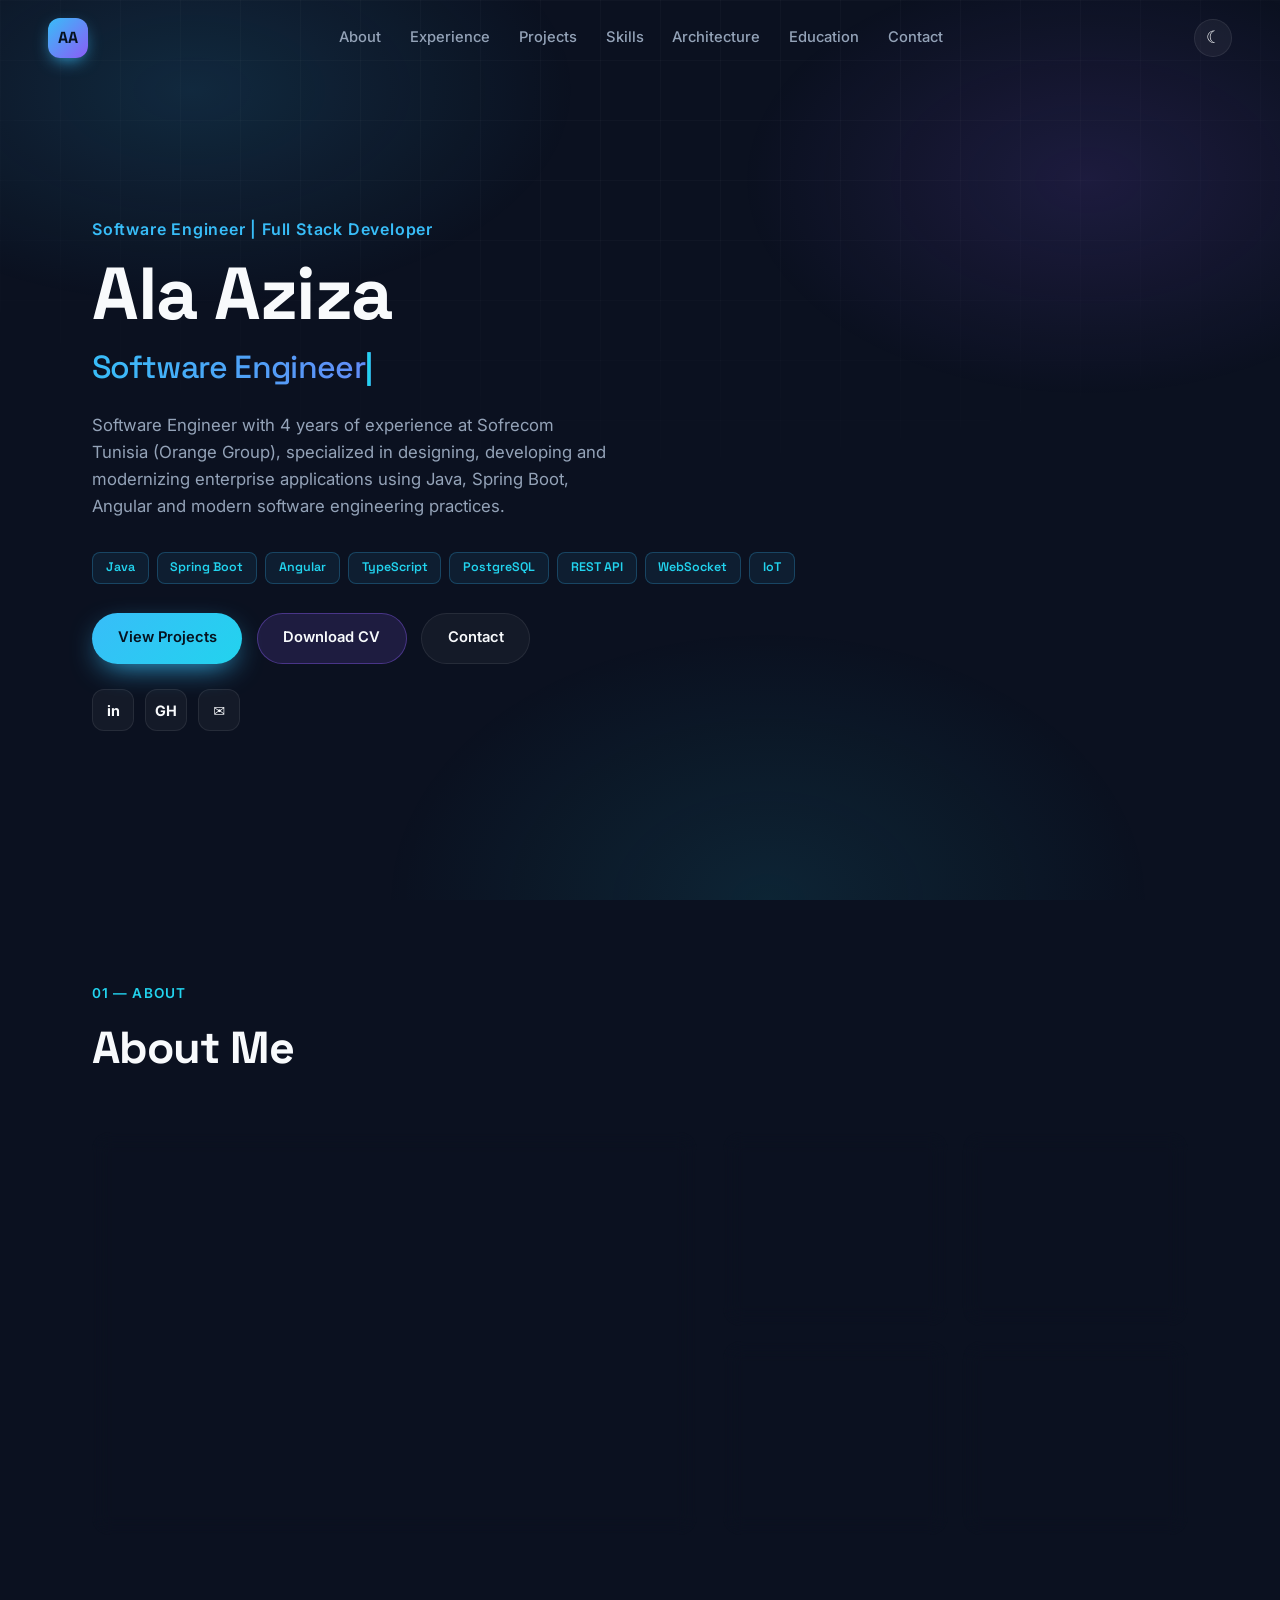
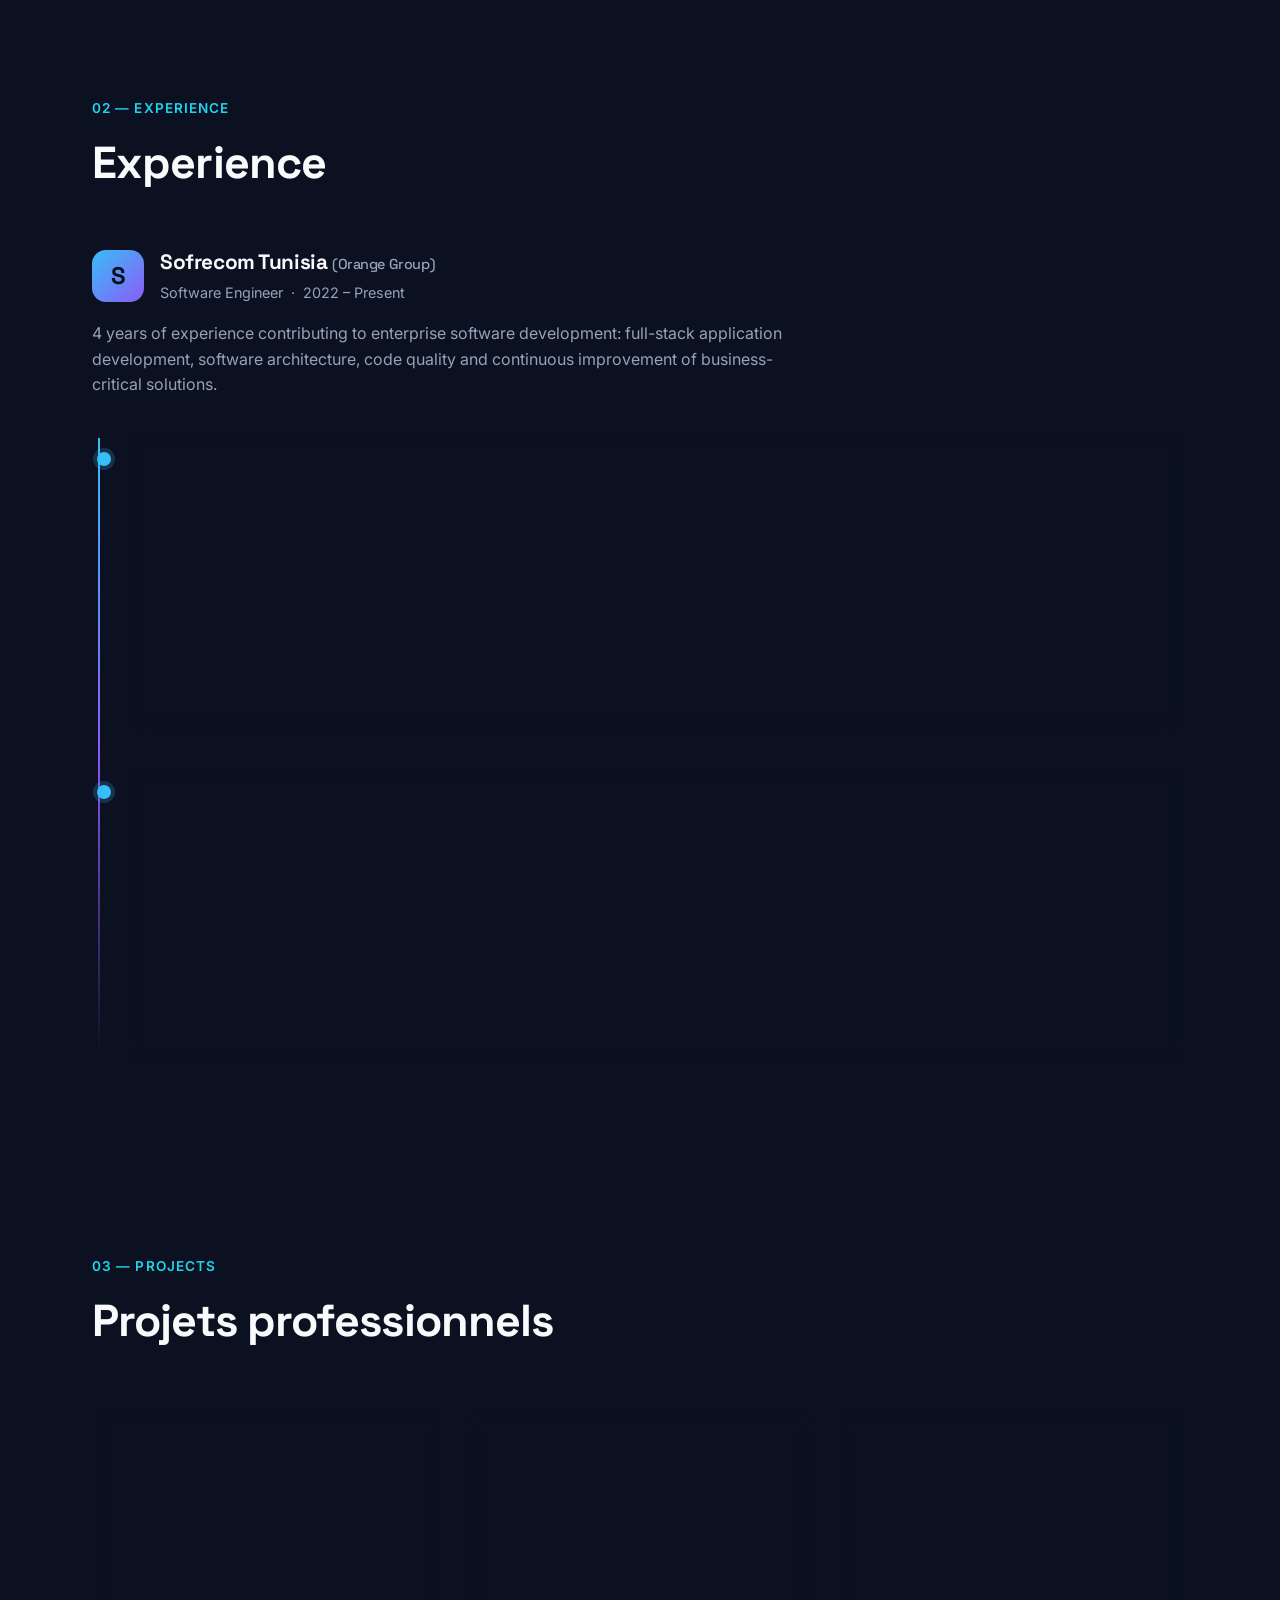
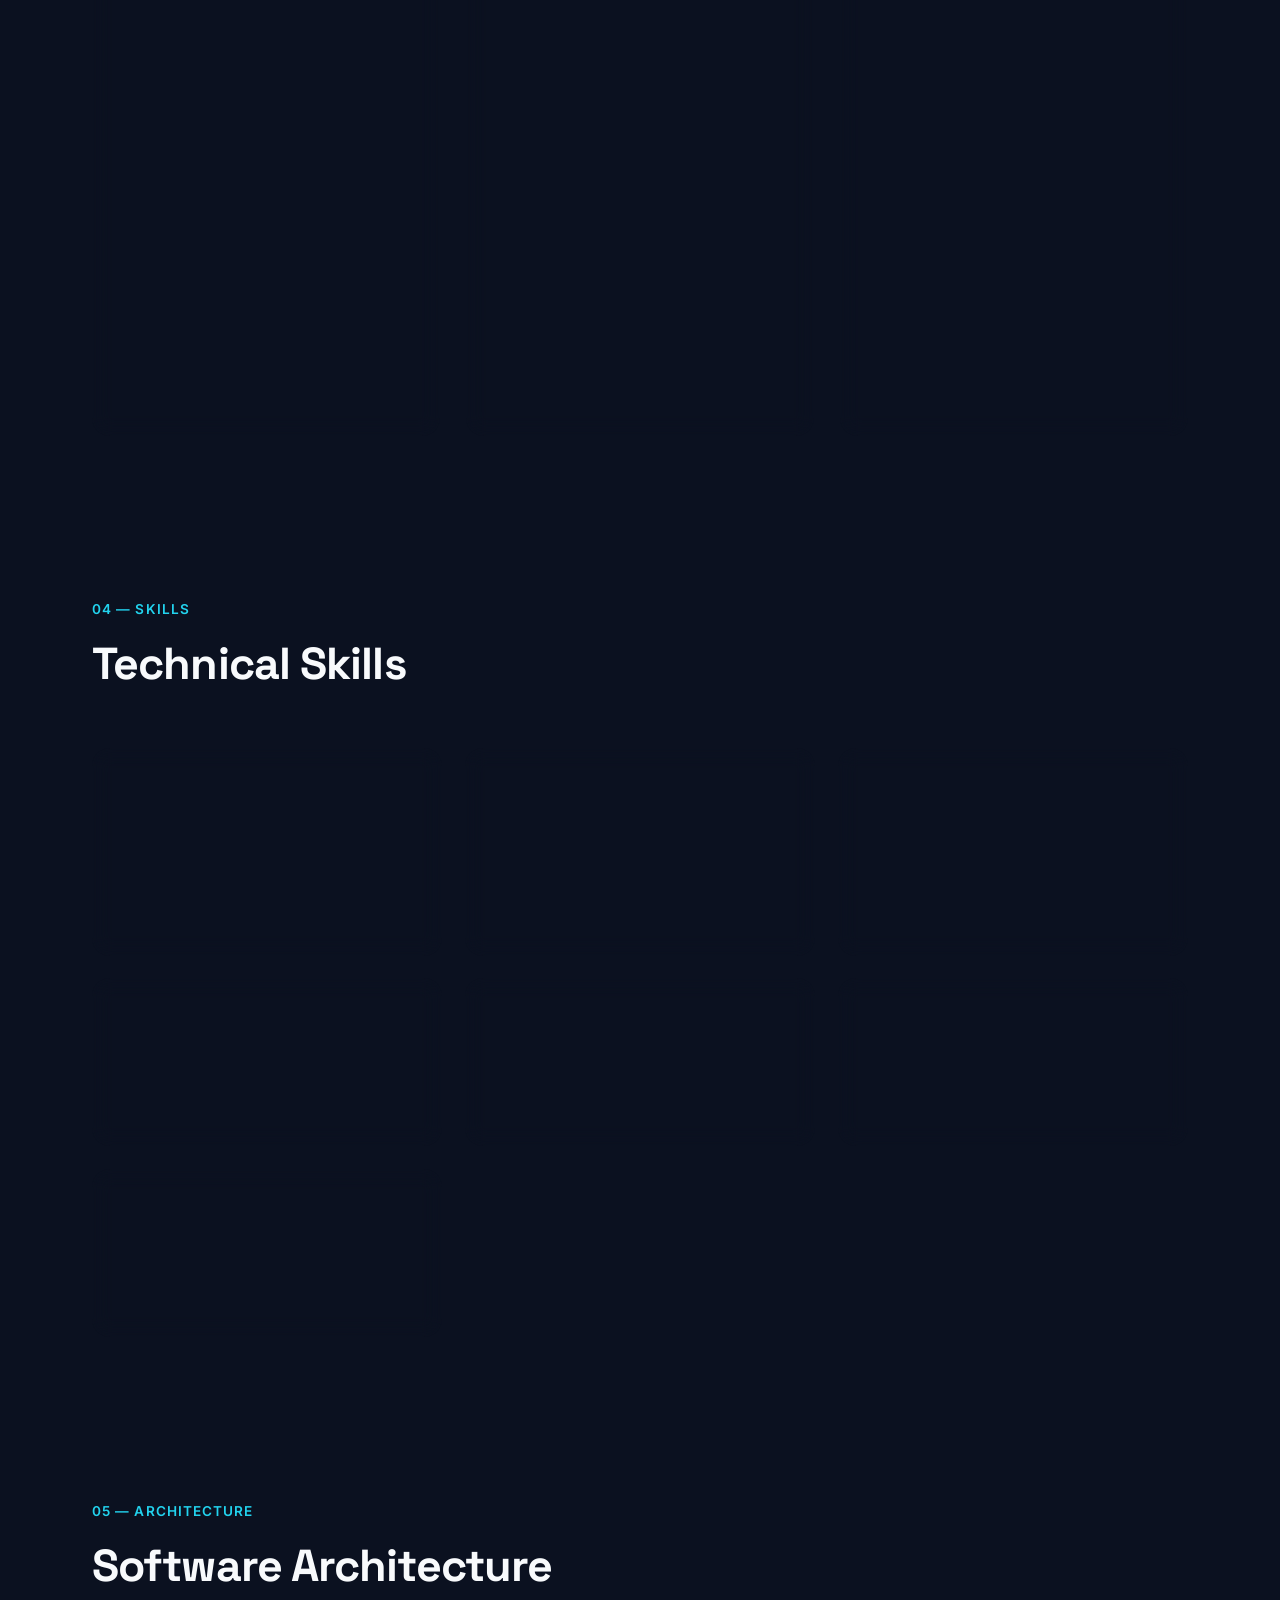
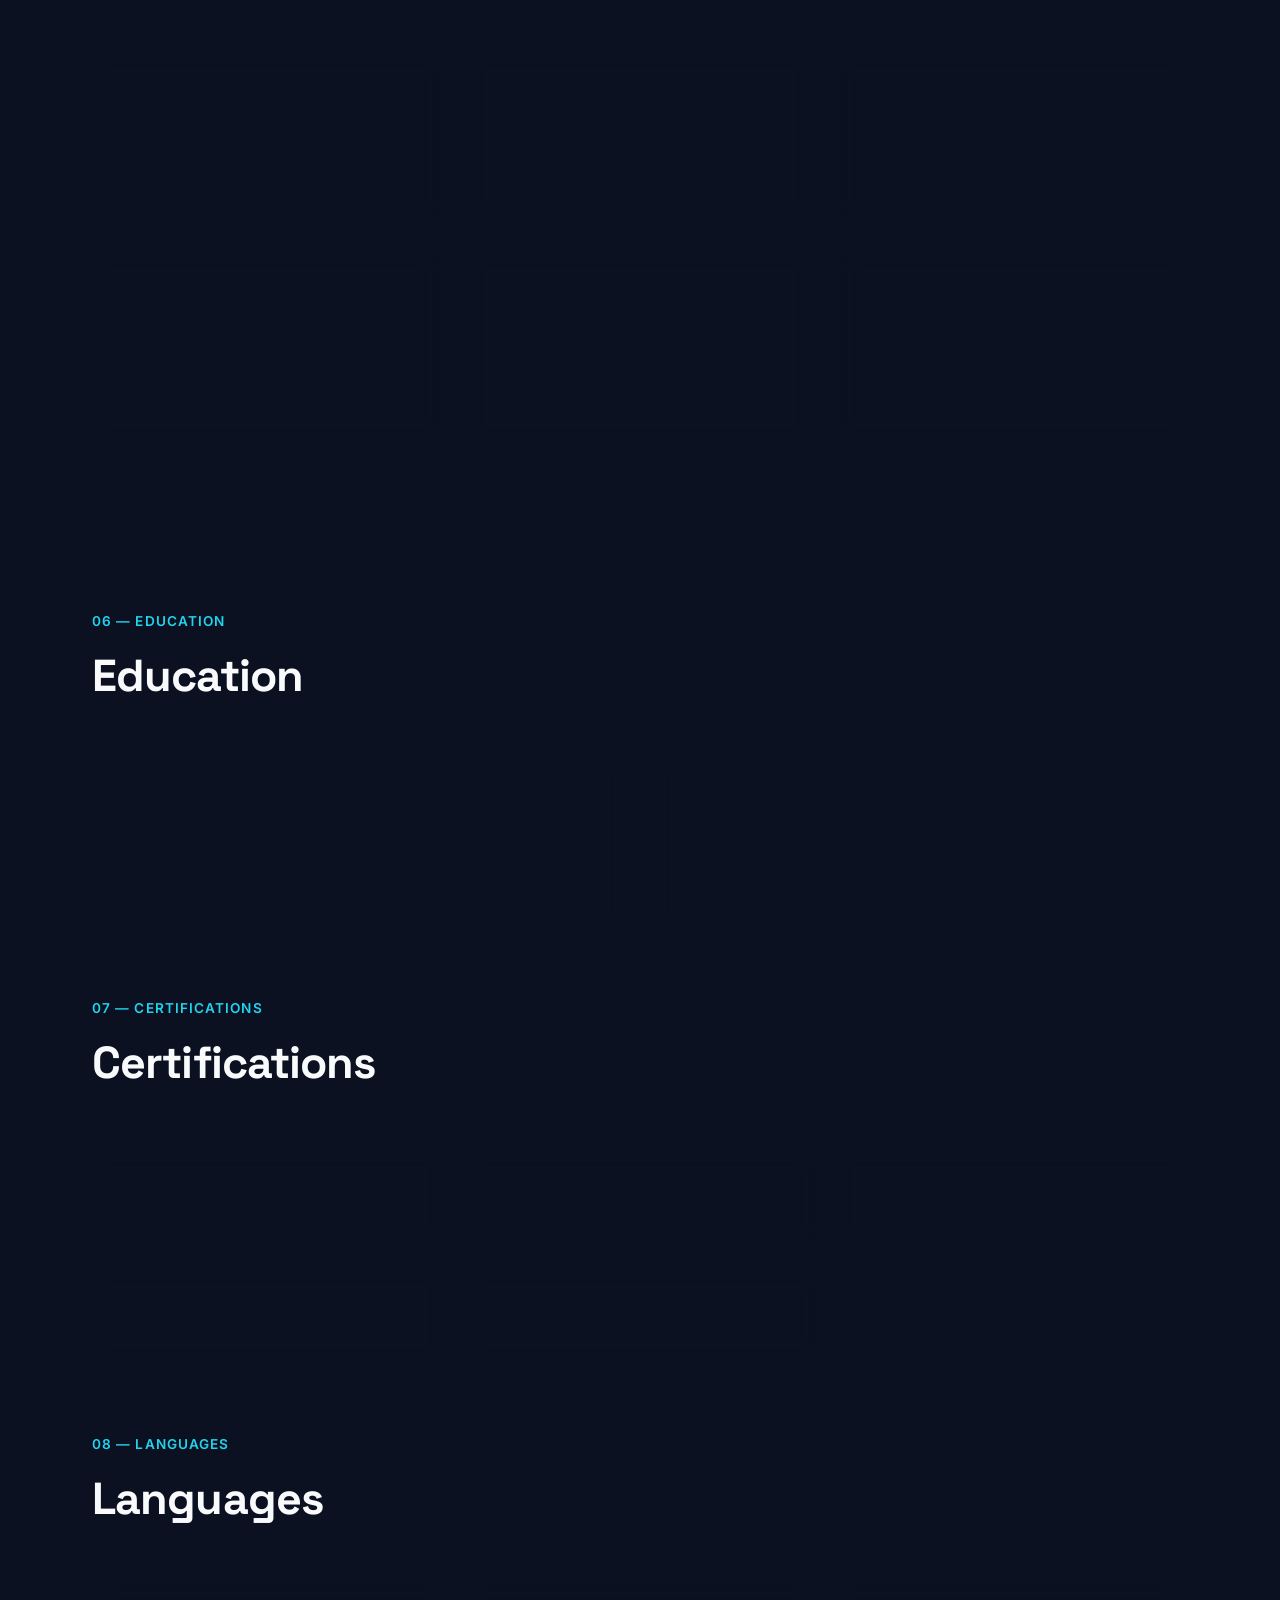
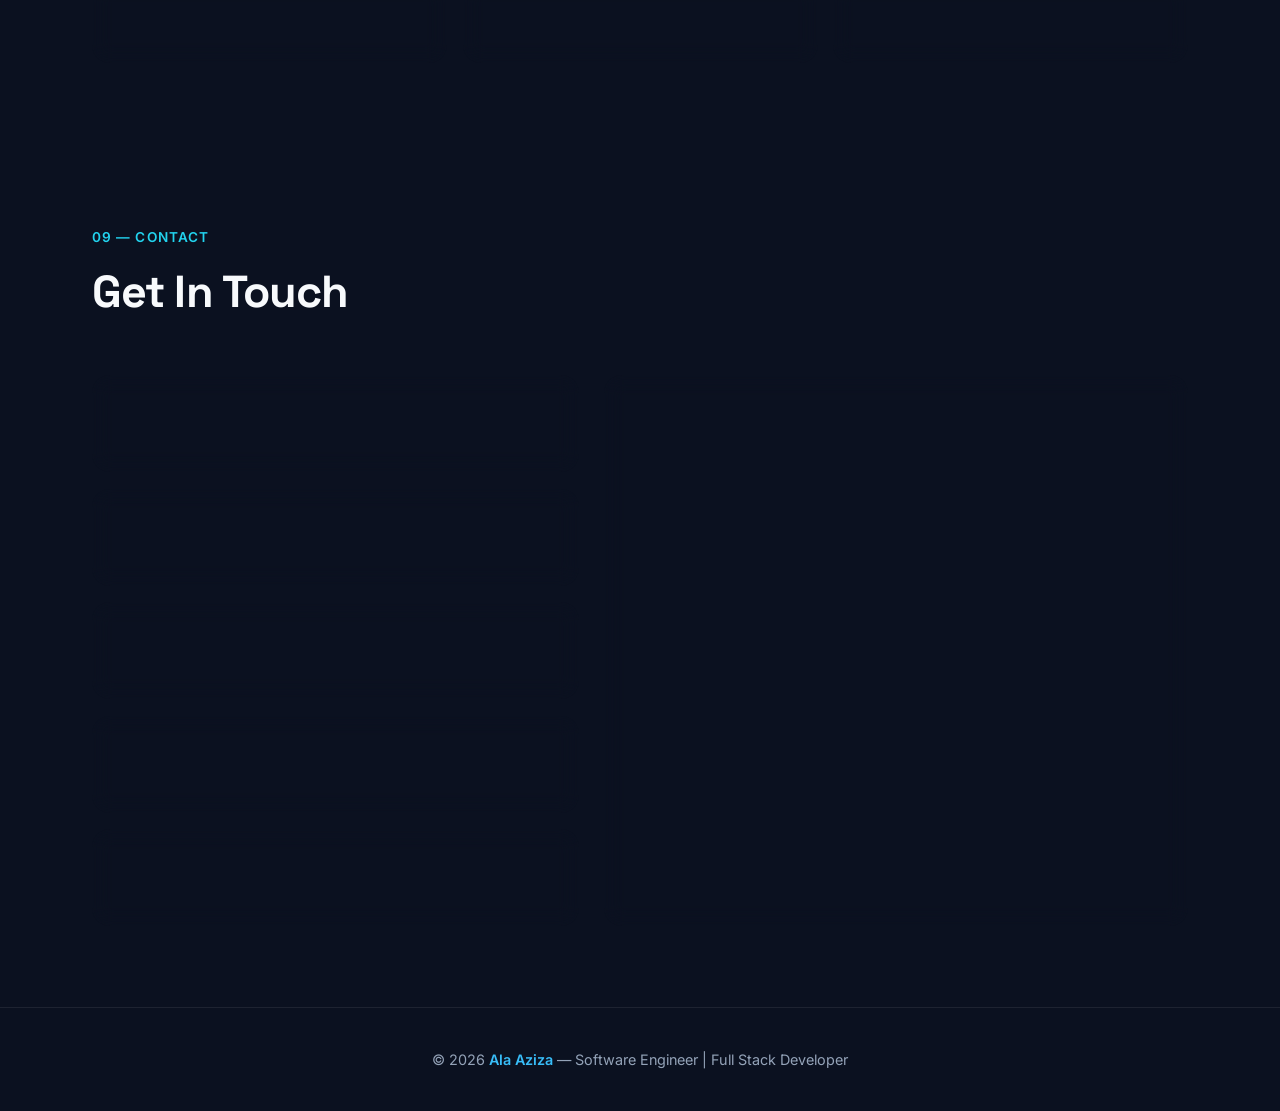
<file: index.html>
<!DOCTYPE html>
<html lang="en">
<head>
  <meta charset="UTF-8" />
  <meta name="viewport" content="width=device-width, initial-scale=1.0" />
  <meta name="description" content="Ala Aziza — Software Engineer & Full Stack Developer with 4 years of experience at Sofrecom Tunisia (Orange Group). Expert in Java, Spring Boot, Angular, TypeScript, PostgreSQL and IoT solutions." />
  <meta name="keywords" content="Ala Aziza, Software Engineer, Full Stack Developer, Java, Spring Boot, Angular, TypeScript, PostgreSQL, REST API, WebSocket, IoT, Sofrecom, Tunisia" />
  <meta name="author" content="Ala Aziza" />
  <meta name="robots" content="index, follow" />
  <meta name="theme-color" content="#0B1120" />
  <!-- Open Graph -->
  <meta property="og:type" content="website" />
  <meta property="og:title" content="Ala Aziza — Software Engineer | Full Stack Developer" />
  <meta property="og:description" content="Software Engineer specialized in Full Stack development, enterprise applications and scalable software solutions using Java, Spring Boot and Angular." />
  <meta property="og:image" content="assets/profile.png" />
  <!-- Twitter -->
  <meta name="twitter:card" content="summary_large_image" />
  <meta name="twitter:title" content="Ala Aziza — Software Engineer | Full Stack Developer" />
  <meta name="twitter:description" content="Software Engineer specialized in Full Stack development, enterprise applications and scalable software solutions." />
  <title>Ala Aziza — Software Engineer | Full Stack Developer</title>
  <link rel="preconnect" href="https://fonts.googleapis.com" />
  <link rel="preconnect" href="https://fonts.gstatic.com" crossorigin />
  <link href="https://fonts.googleapis.com/css2?family=Inter:wght@300;400;500;600;700&family=Space+Grotesk:wght@400;500;600;700&display=swap" rel="stylesheet" />
  <link rel="stylesheet" href="style.css" />
</head>
<body>
  <!-- Animated background -->
  <div class="bg-gradient"></div>
  <div class="bg-grid"></div>

  <!-- Navbar -->
  <header class="navbar" id="navbar">
    <a href="#hero" class="logo">
      <span class="logo-mark">AA</span>
    </a>
    <nav class="nav-links" id="navLinks">
      <a href="#about">About</a>
      <a href="#experience">Experience</a>
      <a href="#projects">Projects</a>
      <a href="#skills">Skills</a>
      <a href="#architecture">Architecture</a>
      <a href="#education">Education</a>
      <a href="#contact">Contact</a>
    </nav>
    <div class="nav-actions">
      <button class="theme-toggle" id="themeToggle" aria-label="Toggle theme">☾</button>
      <button class="menu-toggle" id="menuToggle" aria-label="Toggle menu">
        <span></span><span></span><span></span>
      </button>
    </div>
  </header>

  <!-- Hero -->
  <section class="hero" id="hero">
    <div class="hero-content reveal">
      <p class="hero-eyebrow">Software Engineer | Full Stack Developer</p>
      <h1 class="hero-title">Ala Aziza</h1>
      <h2 class="hero-typed"><span id="typed"></span><span class="cursor">|</span></h2>
      <p class="hero-desc">
        Software Engineer with 4 years of experience at Sofrecom Tunisia (Orange
        Group), specialized in designing, developing and modernizing enterprise
        applications using Java, Spring Boot, Angular and modern software
        engineering practices.
      </p>
      <div class="hero-tech">
        <span>Java</span><span>Spring Boot</span><span>Angular</span>
        <span>TypeScript</span><span>PostgreSQL</span><span>REST API</span>
        <span>WebSocket</span><span>IoT</span>
      </div>
      <div class="hero-buttons">
        <a href="#projects" class="btn btn-primary">View Projects</a>
        <a href="assets/Ala_Aziza_CV.pdf" class="btn btn-secondary" download="Ala_Aziza_CV.pdf" target="_blank" rel="noopener">Download CV</a>
        <a href="#contact" class="btn btn-ghost">Contact</a>
      </div>
      <div class="hero-socials">
        <a href="https://www.linkedin.com/in/ala-aziza-373302214/" target="_blank" rel="noopener" aria-label="LinkedIn" class="social-btn">in</a>
        <a href="https://github.com/" target="_blank" rel="noopener" aria-label="GitHub" class="social-btn">GH</a>
        <a href="mailto:ala.aziza2000@gmail.com" aria-label="Email" class="social-btn">✉</a>
      </div>
    </div>
  </section>

  <!-- About -->
  <section class="section" id="about">
    <div class="section-head reveal">
      <span class="section-tag">01 — About</span>
      <h2 class="section-title">About Me</h2>
    </div>
    <div class="about-grid">
      <div class="glass-card about-text reveal">
        <p>
          Software Engineer specialized in <strong>Full Stack development</strong>
          with strong experience in enterprise application development. Currently
          working at <strong>Sofrecom Tunisia (Orange Group)</strong>, I contribute
          to software evolution, application modernization and the development of
          scalable solutions using <strong>Java</strong>, <strong>Spring Boot</strong>
          and <strong>Angular</strong>.
        </p>
        <p>
          I care deeply about robust software architecture, maintainable code and
          delivering reliable solutions in Agile, high-technical-demand
          environments — from backend services and REST APIs to modern frontends
          and IoT integrations.
        </p>
        <div class="highlights">
          <span class="highlight-chip">Clean Code</span>
          <span class="highlight-chip">Software Architecture</span>
          <span class="highlight-chip">Agile Methodology</span>
          <span class="highlight-chip">Continuous Improvement</span>
        </div>
      </div>
      <div class="stats-grid">
        <div class="glass-card stat reveal">
          <span class="stat-num" data-target="4" data-suffix="+">0</span>
          <span class="stat-label">Years Experience</span>
        </div>
        <div class="glass-card stat reveal">
          <span class="stat-num" data-target="5" data-suffix="+">0</span>
          <span class="stat-label">Professional Projects</span>
        </div>
        <div class="glass-card stat reveal">
          <span class="stat-num" data-target="10" data-suffix="+">0</span>
          <span class="stat-label">Technologies</span>
        </div>
        <div class="glass-card stat reveal">
          <span class="stat-num" data-target="5" data-suffix="+">0</span>
          <span class="stat-label">Certifications</span>
        </div>
      </div>
    </div>
  </section>

  <!-- Experience -->
  <section class="section" id="experience">
    <div class="section-head reveal">
      <span class="section-tag">02 — Experience</span>
      <h2 class="section-title">Experience</h2>
    </div>
    <div class="experience-company reveal">
      <div class="company-badge">
        <span class="company-icon">S</span>
        <div>
          <h3>Sofrecom Tunisia <span class="company-sub">(Orange Group)</span></h3>
          <span class="company-role">Software Engineer &nbsp;·&nbsp; 2022 – Present</span>
        </div>
      </div>
      <p class="company-summary">
        4 years of experience contributing to enterprise software development:
        full-stack application development, software architecture, code quality
        and continuous improvement of business-critical solutions.
      </p>
    </div>
    <div class="timeline">
      <div class="timeline-item reveal">
        <div class="timeline-dot"></div>
        <div class="glass-card">
          <div class="tl-head">
            <h3>Développeur - Chargé d'études et déploiement FTTH</h3>
            <span class="tl-company">2024 – Present</span>
          </div>
          <p class="tl-desc">
            Development and maintenance of enterprise FTTH management applications.
            Implementation of frontend features, backend services, API integration
            and continuous improvement of existing solutions.
          </p>
<ul class="tl-list">
  <li>
    Led network studies and coordinated fiber-optic deployment activities, working closely with internal teams and external partners to ensure delivery timelines and quality standards.
  </li>
  <li>
    Used Orange business tools and applications (TIGRE, IPON, GEORESO, OPTIMUM, BANBOU) to analyze network data and optimize technical solutions.
  </li>
</ul>
          <div class="badges">
            <span>Angular</span><span>TypeScript</span><span>Java</span>
            <span>Spring Boot</span><span>REST API</span><span>SQL</span><span>Git</span>
          </div>
        </div>
      </div>

      <div class="timeline-item reveal">
        <div class="timeline-dot"></div>
        <div class="glass-card">
          <div class="tl-head">
            <h3>Développeur Full Stack - Editique & Archivage</h3>
            <span class="tl-company">2022 – 2024</span>
          </div>
<ul class="tl-list">
  <li>
    Designed and enhanced REST APIs supporting multiple enterprise applications, including code modernization, dependency upgrades, and new feature integration to improve performance, security, and maintainability.
  </li>
  <li>
    Developed and deployed new features for the 02P document publishing workflow using Shell and Python scripts, including document template updates, OpenPrint plugin integration, and Dataloader enhancements.
  </li>
  <li>
    Led the technical migration from OP7 to HCS, including the development of Python-based code formatting plugins.
  </li>
  <li>
    Managed and maintained document publishing and archiving environments running on Unix/Linux systems.
  </li>
</ul>
          <div class="badges">
            <span>Java</span><span>Spring Boot</span><span>Angular</span>
            <span>Hibernate/JPA</span><span>SQL</span>
          </div>
        </div>
      </div>
    </div>
  </section>

  <!-- Projects -->
  <section class="section" id="projects">
    <div class="section-head reveal">
      <span class="section-tag">03 — Projects</span>
      <h2 class="section-title">Projets professionnels</h2>
    </div>
    <div class="projects-grid">
      <article class="glass-card project reveal">
        <div class="project-top"><div class="project-icon">🚌</div></div>
        <h3>Smart Employee Transportation Tracking System</h3>
        <p>
          Intelligent employee transportation platform providing real-time bus
          tracking, mobile access and an administration dashboard.
        </p>
        <ul class="project-arch">
          <li>Raspberry Pi collects GPS data</li>
          <li>Spring Boot backend processes information</li>
          <li>REST APIs handle communication</li>
          <li>WebSocket enables real-time updates</li>
          <li>Angular dashboard for administration</li>
          <li>Flutter mobile application for users</li>
        </ul>
        <div class="badges">
          <span>Spring Boot</span><span>Angular</span><span>Flutter</span>
          <span>PostgreSQL</span><span>Python</span><span>Raspberry Pi</span>
          <span>GPS NEO-6M</span><span>WebSocket</span>
        </div>
      </article>

      <article class="glass-card project reveal">
        <div class="project-top"><div class="project-icon">👥</div></div>
        <h3>Employee Data Repository Platform</h3>
        <p>
          Centralized employee data management solution built on a Full Stack
          architecture, handling data processing and database persistence.
        </p>
        <div class="badges">
          <span>Java</span><span>Spring Boot</span><span>Hibernate</span>
          <span>Angular</span><span>SQL</span>
        </div>
      </article>

      <article class="glass-card project reveal">
        <div class="project-top"><div class="project-icon">🏢</div></div>
        <h3>Smart Meeting Room Management System</h3>
        <p>
          IoT solution automating meeting initialization, reminders, alerts and
          cancellation using connected objects and facial authentication.
        </p>
        <div class="badges">
          <span>Angular</span><span>Node.js</span><span>MongoDB</span><span>OpenCV</span>
        </div>
      </article>
    </div>
  </section>

  <!-- Skills -->
  <section class="section" id="skills">
    <div class="section-head reveal">
      <span class="section-tag">04 — Skills</span>
      <h2 class="section-title">Technical Skills</h2>
    </div>
    <div class="skills-grid">
      <div class="glass-card skill-cat reveal">
        <h3>Programming Languages</h3>
        <div class="badges">
          <span>Java</span><span>TypeScript</span><span>JavaScript</span>
          <span>Python</span><span>SQL</span>
        </div>
      </div>
      <div class="glass-card skill-cat reveal">
        <h3>Backend</h3>
        <div class="badges">
          <span>Spring Boot</span><span>Spring Security</span><span>Hibernate</span>
          <span>JPA</span><span>REST API</span><span>WebSocket</span>
        </div>
      </div>
      <div class="glass-card skill-cat reveal">
        <h3>Frontend</h3>
        <div class="badges">
          <span>Angular</span><span>HTML5</span><span>CSS3</span><span>Bootstrap</span>
        </div>
      </div>
      <div class="glass-card skill-cat reveal">
        <h3>Mobile</h3>
        <div class="badges">
          <span>Flutter</span>
        </div>
      </div>
      <div class="glass-card skill-cat reveal">
        <h3>Database</h3>
        <div class="badges">
          <span>PostgreSQL</span><span>MySQL</span><span>MariaDB</span>
        </div>
      </div>
      <div class="glass-card skill-cat reveal">
        <h3>DevOps & Tools</h3>
        <div class="badges">
          <span>Git</span><span>Docker</span><span>Linux</span>
          <span>Maven</span><span>Jira</span>
        </div>
      </div>
      <div class="glass-card skill-cat reveal">
        <h3>IoT</h3>
        <div class="badges">
          <span>Raspberry Pi</span><span>GPS</span><span>Embedded Systems</span>
        </div>
      </div>
    </div>
  </section>

  <!-- Software Architecture -->
  <section class="section" id="architecture">
    <div class="section-head reveal">
      <span class="section-tag">05 — Architecture</span>
      <h2 class="section-title">Software Architecture</h2>
    </div>
    <div class="arch-grid">
      <div class="glass-card arch-card reveal">
        <span class="arch-icon">🖥️</span>
        <h3>Frontend</h3>
        <p>Angular + TypeScript</p>
      </div>
      <div class="glass-card arch-card reveal">
        <span class="arch-icon">⚙️</span>
        <h3>Backend</h3>
        <p>Spring Boot REST APIs</p>
      </div>
      <div class="glass-card arch-card reveal">
        <span class="arch-icon">🗄️</span>
        <h3>Database</h3>
        <p>PostgreSQL / MySQL</p>
      </div>
      <div class="glass-card arch-card reveal">
        <span class="arch-icon">🔗</span>
        <h3>Communication</h3>
        <p>REST API + WebSocket</p>
      </div>
      <div class="glass-card arch-card reveal">
        <span class="arch-icon">📡</span>
        <h3>IoT</h3>
        <p>Raspberry Pi GPS Tracking</p>
      </div>
      <div class="glass-card arch-card reveal">
        <span class="arch-icon">✅</span>
        <h3>Engineering Practices</h3>
        <p>Clean Code · Agile · Git Workflow · Code Review</p>
      </div>
    </div>
  </section>

  <!-- Education -->
  <section class="section" id="education">
    <div class="section-head reveal">
      <span class="section-tag">06 — Education</span>
      <h2 class="section-title">Education</h2>
    </div>
    <div class="edu-grid">
      <div class="glass-card edu reveal">
        <span class="edu-year">2022 — 2026</span>
        <h3>Software Engineering Degree</h3>
        <p>ESPRIT — Higher School of Engineering and Technology, Ariana, Tunisia</p>
      </div>
      <div class="glass-card edu reveal">
        <span class="edu-year">2019 — 2022</span>
        <h3>Bachelor's Degree in Computer Science</h3>
        <p>ISMAI — Higher Institute of Applied Mathematics and Computer Science, Tunisia</p>
      </div>
    </div>

    <div class="section-head reveal" style="margin-top:4rem;">
      <span class="section-tag">07 — Certifications</span>
      <h2 class="section-title">Certifications</h2>
    </div>
    <div class="cert-grid">
      <div class="glass-card cert reveal"><span class="cert-icon">✦</span>Linux Fundamentals — LearnQuest</div>
      <div class="glass-card cert reveal"><span class="cert-icon">✦</span>Managing Linux Systems — LearnQuest</div>
      <div class="glass-card cert reveal"><span class="cert-icon">✦</span>Linux System Administration — IBM</div>
      <div class="glass-card cert reveal"><span class="cert-icon">✦</span>Fundamentals of Red Hat Enterprise Linux — Red Hat</div>
      <div class="glass-card cert reveal"><span class="cert-icon">✦</span>Fortinet Certified Fundamentals</div>
    </div>

    <div class="section-head reveal" style="margin-top:4rem;">
      <span class="section-tag">08 — Languages</span>
      <h2 class="section-title">Languages</h2>
    </div>
    <div class="cert-grid">
      <div class="glass-card cert reveal"><span class="cert-icon">🇦🇪</span>Arabic — Native</div>
      <div class="glass-card cert reveal"><span class="cert-icon">🇫🇷</span>French — Intermediate</div>
      <div class="glass-card cert reveal"><span class="cert-icon">🇬🇧</span>English — Intermediate</div>
    </div>
  </section>

  <!-- Contact -->
  <section class="section" id="contact">
    <div class="section-head reveal">
      <span class="section-tag">09 — Contact</span>
      <h2 class="section-title">Get In Touch</h2>
    </div>
    <div class="contact-grid">
      <div class="contact-info reveal">
        <a href="mailto:ala.aziza2000@gmail.com" class="glass-card contact-item">
          <span class="contact-icon">✉</span>
          <div><span class="contact-label">Email</span><span class="contact-value">ala.aziza2000@gmail.com</span></div>
        </a>
        <a href="https://www.linkedin.com/in/ala-aziza-373302214" target="_blank" rel="noopener" class="glass-card contact-item">
          <span class="contact-icon">in</span>
          <div><span class="contact-label">LinkedIn</span><span class="contact-value">linkedin.com/in/ala-aziza-373302214</span></div>
        </a>
        <a href="tel:+21653005571" class="glass-card contact-item">
          <span class="contact-icon">☎</span>
          <div><span class="contact-label">Phone</span><span class="contact-value">+216 53 005 571</span></div>
        </a>
        <a href="https://github.com/" target="_blank" rel="noopener" class="glass-card contact-item">
          <span class="contact-icon">GH</span>
          <div><span class="contact-label">GitHub</span><span class="contact-value">github.com/ala-aziza</span></div>
        </a>
        <div class="glass-card contact-item">
          <span class="contact-icon">📍</span>
          <div><span class="contact-label">Location</span><span class="contact-value">Tunisia</span></div>
        </div>
      </div>
      <form class="glass-card contact-form reveal" id="contactForm">
        <div class="field">
          <label for="name">Name</label>
          <input type="text" id="name" name="name" required placeholder="Your name" />
        </div>
        <div class="field">
          <label for="email">Email</label>
          <input type="email" id="email" name="email" required placeholder="you@example.com" />
        </div>
        <div class="field">
          <label for="message">Message</label>
          <textarea id="message" name="message" rows="4" required placeholder="Your message..."></textarea>
        </div>
        <button type="submit" class="btn btn-primary btn-block">Send Message</button>
        <p class="form-note" id="formNote"></p>
      </form>
    </div>
  </section>

  <footer class="footer">
    <p>© <span id="year"></span> <a href="#hero" class="footer-link">Ala Aziza</a> — Software Engineer | Full Stack Developer</p>
  </footer>

  <script src="script.js"></script>
</body>
</html>
</file>
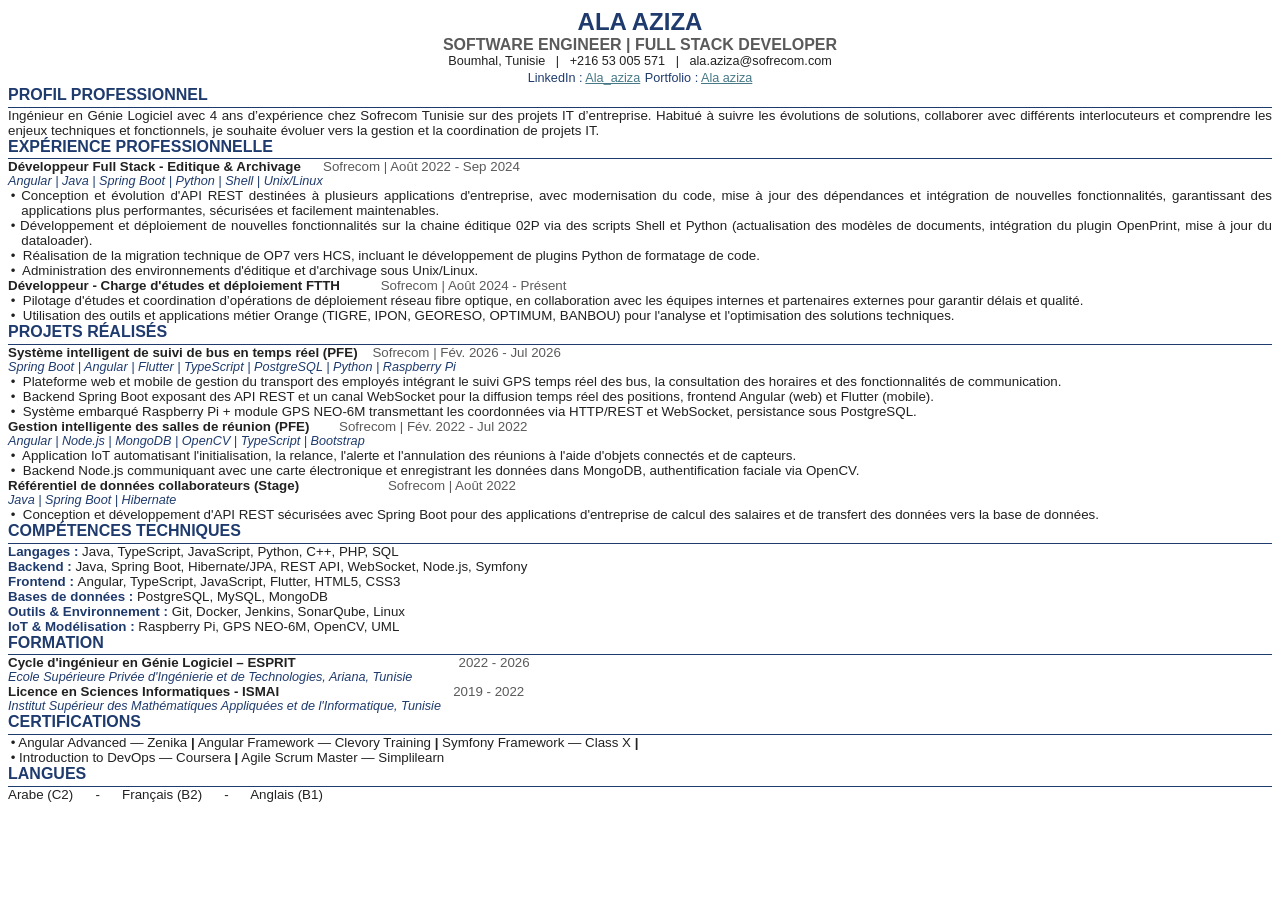
<file: assets/cv.htm>
<html xmlns:v="urn:schemas-microsoft-com:vml"
xmlns:o="urn:schemas-microsoft-com:office:office"
xmlns:w="urn:schemas-microsoft-com:office:word"
xmlns:m="http://schemas.microsoft.com/office/2004/12/omml"
xmlns="http://www.w3.org/TR/REC-html40">

<head>
<meta http-equiv=Content-Type content="text/html; charset=windows-1252">
<meta name=ProgId content=Word.Document>
<meta name=Generator content="Microsoft Word 15">
<meta name=Originator content="Microsoft Word 15">
<link rel=File-List href="Ala_Aziza_CV_SoftwareEngineer_fichiers/filelist.xml">
<!--[if gte mso 9]><xml>
 <o:DocumentProperties>
  <o:Author>Ala AZIZA</o:Author>
  <o:Template>Normal</o:Template>
  <o:LastAuthor>AZIZA Ala SOFRECOM</o:LastAuthor>
  <o:Revision>2</o:Revision>
  <o:TotalTime>2969</o:TotalTime>
  <o:LastPrinted>2026-07-29T12:41:00Z</o:LastPrinted>
  <o:Created>2026-07-31T14:09:00Z</o:Created>
  <o:LastSaved>2026-07-31T14:09:00Z</o:LastSaved>
  <o:Pages>1</o:Pages>
  <o:Words>647</o:Words>
  <o:Characters>3559</o:Characters>
  <o:Company>Sofrecom Tunisie</o:Company>
  <o:Lines>29</o:Lines>
  <o:Paragraphs>8</o:Paragraphs>
  <o:CharactersWithSpaces>4198</o:CharactersWithSpaces>
  <o:Version>16.00</o:Version>
 </o:DocumentProperties>
</xml><![endif]-->
<link rel=dataStoreItem
href="Ala_Aziza_CV_SoftwareEngineer_fichiers/item0001.xml"
target="Ala_Aziza_CV_SoftwareEngineer_fichiers/props002.xml">
<link rel=themeData href="Ala_Aziza_CV_SoftwareEngineer_fichiers/themedata.thmx">
<link rel=colorSchemeMapping
href="Ala_Aziza_CV_SoftwareEngineer_fichiers/colorschememapping.xml">
<!--[if gte mso 9]><xml>
 <w:WordDocument>
  <w:SpellingState>Clean</w:SpellingState>
  <w:GrammarState>Clean</w:GrammarState>
  <w:TrackMoves>false</w:TrackMoves>
  <w:TrackFormatting/>
  <w:HyphenationZone>21</w:HyphenationZone>
  <w:PunctuationKerning/>
  <w:ValidateAgainstSchemas/>
  <w:SaveIfXMLInvalid>false</w:SaveIfXMLInvalid>
  <w:IgnoreMixedContent>false</w:IgnoreMixedContent>
  <w:AlwaysShowPlaceholderText>false</w:AlwaysShowPlaceholderText>
  <w:DoNotPromoteQF/>
  <w:LidThemeOther>FR</w:LidThemeOther>
  <w:LidThemeAsian>X-NONE</w:LidThemeAsian>
  <w:LidThemeComplexScript>X-NONE</w:LidThemeComplexScript>
  <w:Compatibility>
   <w:BreakWrappedTables/>
   <w:SnapToGridInCell/>
   <w:WrapTextWithPunct/>
   <w:UseAsianBreakRules/>
   <w:DontGrowAutofit/>
   <w:SplitPgBreakAndParaMark/>
   <w:EnableOpenTypeKerning/>
   <w:DontFlipMirrorIndents/>
   <w:OverrideTableStyleHps/>
   <w:UseFELayout/>
  </w:Compatibility>
  <w:DoNotOptimizeForBrowser/>
  <m:mathPr>
   <m:mathFont m:val="Cambria Math"/>
   <m:brkBin m:val="before"/>
   <m:brkBinSub m:val="&#45;-"/>
   <m:smallFrac m:val="off"/>
   <m:dispDef/>
   <m:lMargin m:val="0"/>
   <m:rMargin m:val="0"/>
   <m:defJc m:val="centerGroup"/>
   <m:wrapIndent m:val="1440"/>
   <m:intLim m:val="subSup"/>
   <m:naryLim m:val="undOvr"/>
  </m:mathPr></w:WordDocument>
</xml><![endif]--><!--[if gte mso 9]><xml>
 <w:LatentStyles DefLockedState="false" DefUnhideWhenUsed="false"
  DefSemiHidden="false" DefQFormat="false" DefPriority="99"
  LatentStyleCount="376">
  <w:LsdException Locked="false" Priority="0" QFormat="true" Name="Normal"/>
  <w:LsdException Locked="false" Priority="9" QFormat="true" Name="heading 1"/>
  <w:LsdException Locked="false" Priority="9" SemiHidden="true"
   UnhideWhenUsed="true" QFormat="true" Name="heading 2"/>
  <w:LsdException Locked="false" Priority="9" SemiHidden="true"
   UnhideWhenUsed="true" QFormat="true" Name="heading 3"/>
  <w:LsdException Locked="false" Priority="9" SemiHidden="true"
   UnhideWhenUsed="true" QFormat="true" Name="heading 4"/>
  <w:LsdException Locked="false" Priority="9" SemiHidden="true"
   UnhideWhenUsed="true" QFormat="true" Name="heading 5"/>
  <w:LsdException Locked="false" Priority="9" SemiHidden="true"
   UnhideWhenUsed="true" QFormat="true" Name="heading 6"/>
  <w:LsdException Locked="false" Priority="9" SemiHidden="true"
   UnhideWhenUsed="true" QFormat="true" Name="heading 7"/>
  <w:LsdException Locked="false" Priority="9" SemiHidden="true"
   UnhideWhenUsed="true" QFormat="true" Name="heading 8"/>
  <w:LsdException Locked="false" Priority="9" SemiHidden="true"
   UnhideWhenUsed="true" QFormat="true" Name="heading 9"/>
  <w:LsdException Locked="false" SemiHidden="true" UnhideWhenUsed="true"
   Name="index 1"/>
  <w:LsdException Locked="false" SemiHidden="true" UnhideWhenUsed="true"
   Name="index 2"/>
  <w:LsdException Locked="false" SemiHidden="true" UnhideWhenUsed="true"
   Name="index 3"/>
  <w:LsdException Locked="false" SemiHidden="true" UnhideWhenUsed="true"
   Name="index 4"/>
  <w:LsdException Locked="false" SemiHidden="true" UnhideWhenUsed="true"
   Name="index 5"/>
  <w:LsdException Locked="false" SemiHidden="true" UnhideWhenUsed="true"
   Name="index 6"/>
  <w:LsdException Locked="false" SemiHidden="true" UnhideWhenUsed="true"
   Name="index 7"/>
  <w:LsdException Locked="false" SemiHidden="true" UnhideWhenUsed="true"
   Name="index 8"/>
  <w:LsdException Locked="false" SemiHidden="true" UnhideWhenUsed="true"
   Name="index 9"/>
  <w:LsdException Locked="false" Priority="39" SemiHidden="true"
   UnhideWhenUsed="true" Name="toc 1"/>
  <w:LsdException Locked="false" Priority="39" SemiHidden="true"
   UnhideWhenUsed="true" Name="toc 2"/>
  <w:LsdException Locked="false" Priority="39" SemiHidden="true"
   UnhideWhenUsed="true" Name="toc 3"/>
  <w:LsdException Locked="false" Priority="39" SemiHidden="true"
   UnhideWhenUsed="true" Name="toc 4"/>
  <w:LsdException Locked="false" Priority="39" SemiHidden="true"
   UnhideWhenUsed="true" Name="toc 5"/>
  <w:LsdException Locked="false" Priority="39" SemiHidden="true"
   UnhideWhenUsed="true" Name="toc 6"/>
  <w:LsdException Locked="false" Priority="39" SemiHidden="true"
   UnhideWhenUsed="true" Name="toc 7"/>
  <w:LsdException Locked="false" Priority="39" SemiHidden="true"
   UnhideWhenUsed="true" Name="toc 8"/>
  <w:LsdException Locked="false" Priority="39" SemiHidden="true"
   UnhideWhenUsed="true" Name="toc 9"/>
  <w:LsdException Locked="false" SemiHidden="true" UnhideWhenUsed="true"
   Name="Normal Indent"/>
  <w:LsdException Locked="false" SemiHidden="true" UnhideWhenUsed="true"
   Name="footnote text"/>
  <w:LsdException Locked="false" SemiHidden="true" UnhideWhenUsed="true"
   Name="annotation text"/>
  <w:LsdException Locked="false" SemiHidden="true" UnhideWhenUsed="true"
   Name="header"/>
  <w:LsdException Locked="false" SemiHidden="true" UnhideWhenUsed="true"
   Name="footer"/>
  <w:LsdException Locked="false" SemiHidden="true" UnhideWhenUsed="true"
   Name="index heading"/>
  <w:LsdException Locked="false" Priority="35" SemiHidden="true"
   UnhideWhenUsed="true" QFormat="true" Name="caption"/>
  <w:LsdException Locked="false" SemiHidden="true" UnhideWhenUsed="true"
   Name="table of figures"/>
  <w:LsdException Locked="false" SemiHidden="true" UnhideWhenUsed="true"
   Name="envelope address"/>
  <w:LsdException Locked="false" SemiHidden="true" UnhideWhenUsed="true"
   Name="envelope return"/>
  <w:LsdException Locked="false" SemiHidden="true" UnhideWhenUsed="true"
   Name="footnote reference"/>
  <w:LsdException Locked="false" SemiHidden="true" UnhideWhenUsed="true"
   Name="annotation reference"/>
  <w:LsdException Locked="false" SemiHidden="true" UnhideWhenUsed="true"
   Name="line number"/>
  <w:LsdException Locked="false" SemiHidden="true" UnhideWhenUsed="true"
   Name="page number"/>
  <w:LsdException Locked="false" SemiHidden="true" UnhideWhenUsed="true"
   Name="endnote reference"/>
  <w:LsdException Locked="false" SemiHidden="true" UnhideWhenUsed="true"
   Name="endnote text"/>
  <w:LsdException Locked="false" SemiHidden="true" UnhideWhenUsed="true"
   Name="table of authorities"/>
  <w:LsdException Locked="false" SemiHidden="true" UnhideWhenUsed="true"
   Name="macro"/>
  <w:LsdException Locked="false" SemiHidden="true" UnhideWhenUsed="true"
   Name="toa heading"/>
  <w:LsdException Locked="false" SemiHidden="true" UnhideWhenUsed="true"
   Name="List"/>
  <w:LsdException Locked="false" SemiHidden="true" UnhideWhenUsed="true"
   Name="List Bullet"/>
  <w:LsdException Locked="false" SemiHidden="true" UnhideWhenUsed="true"
   Name="List Number"/>
  <w:LsdException Locked="false" SemiHidden="true" UnhideWhenUsed="true"
   Name="List 2"/>
  <w:LsdException Locked="false" SemiHidden="true" UnhideWhenUsed="true"
   Name="List 3"/>
  <w:LsdException Locked="false" SemiHidden="true" UnhideWhenUsed="true"
   Name="List 4"/>
  <w:LsdException Locked="false" SemiHidden="true" UnhideWhenUsed="true"
   Name="List 5"/>
  <w:LsdException Locked="false" SemiHidden="true" UnhideWhenUsed="true"
   Name="List Bullet 2"/>
  <w:LsdException Locked="false" SemiHidden="true" UnhideWhenUsed="true"
   Name="List Bullet 3"/>
  <w:LsdException Locked="false" SemiHidden="true" UnhideWhenUsed="true"
   Name="List Bullet 4"/>
  <w:LsdException Locked="false" SemiHidden="true" UnhideWhenUsed="true"
   Name="List Bullet 5"/>
  <w:LsdException Locked="false" SemiHidden="true" UnhideWhenUsed="true"
   Name="List Number 2"/>
  <w:LsdException Locked="false" SemiHidden="true" UnhideWhenUsed="true"
   Name="List Number 3"/>
  <w:LsdException Locked="false" SemiHidden="true" UnhideWhenUsed="true"
   Name="List Number 4"/>
  <w:LsdException Locked="false" SemiHidden="true" UnhideWhenUsed="true"
   Name="List Number 5"/>
  <w:LsdException Locked="false" Priority="10" QFormat="true" Name="Title"/>
  <w:LsdException Locked="false" SemiHidden="true" UnhideWhenUsed="true"
   Name="Closing"/>
  <w:LsdException Locked="false" SemiHidden="true" UnhideWhenUsed="true"
   Name="Signature"/>
  <w:LsdException Locked="false" Priority="1" SemiHidden="true"
   UnhideWhenUsed="true" Name="Default Paragraph Font"/>
  <w:LsdException Locked="false" SemiHidden="true" UnhideWhenUsed="true"
   Name="Body Text"/>
  <w:LsdException Locked="false" SemiHidden="true" UnhideWhenUsed="true"
   Name="Body Text Indent"/>
  <w:LsdException Locked="false" SemiHidden="true" UnhideWhenUsed="true"
   Name="List Continue"/>
  <w:LsdException Locked="false" SemiHidden="true" UnhideWhenUsed="true"
   Name="List Continue 2"/>
  <w:LsdException Locked="false" SemiHidden="true" UnhideWhenUsed="true"
   Name="List Continue 3"/>
  <w:LsdException Locked="false" SemiHidden="true" UnhideWhenUsed="true"
   Name="List Continue 4"/>
  <w:LsdException Locked="false" SemiHidden="true" UnhideWhenUsed="true"
   Name="List Continue 5"/>
  <w:LsdException Locked="false" SemiHidden="true" UnhideWhenUsed="true"
   Name="Message Header"/>
  <w:LsdException Locked="false" Priority="11" QFormat="true" Name="Subtitle"/>
  <w:LsdException Locked="false" SemiHidden="true" UnhideWhenUsed="true"
   Name="Salutation"/>
  <w:LsdException Locked="false" SemiHidden="true" UnhideWhenUsed="true"
   Name="Date"/>
  <w:LsdException Locked="false" SemiHidden="true" UnhideWhenUsed="true"
   Name="Body Text First Indent"/>
  <w:LsdException Locked="false" SemiHidden="true" UnhideWhenUsed="true"
   Name="Body Text First Indent 2"/>
  <w:LsdException Locked="false" SemiHidden="true" UnhideWhenUsed="true"
   Name="Note Heading"/>
  <w:LsdException Locked="false" SemiHidden="true" UnhideWhenUsed="true"
   Name="Body Text 2"/>
  <w:LsdException Locked="false" SemiHidden="true" UnhideWhenUsed="true"
   Name="Body Text 3"/>
  <w:LsdException Locked="false" SemiHidden="true" UnhideWhenUsed="true"
   Name="Body Text Indent 2"/>
  <w:LsdException Locked="false" SemiHidden="true" UnhideWhenUsed="true"
   Name="Body Text Indent 3"/>
  <w:LsdException Locked="false" SemiHidden="true" UnhideWhenUsed="true"
   Name="Block Text"/>
  <w:LsdException Locked="false" SemiHidden="true" UnhideWhenUsed="true"
   Name="Hyperlink"/>
  <w:LsdException Locked="false" SemiHidden="true" UnhideWhenUsed="true"
   Name="FollowedHyperlink"/>
  <w:LsdException Locked="false" Priority="22" QFormat="true" Name="Strong"/>
  <w:LsdException Locked="false" Priority="20" QFormat="true" Name="Emphasis"/>
  <w:LsdException Locked="false" SemiHidden="true" UnhideWhenUsed="true"
   Name="Document Map"/>
  <w:LsdException Locked="false" SemiHidden="true" UnhideWhenUsed="true"
   Name="Plain Text"/>
  <w:LsdException Locked="false" SemiHidden="true" UnhideWhenUsed="true"
   Name="E-mail Signature"/>
  <w:LsdException Locked="false" SemiHidden="true" UnhideWhenUsed="true"
   Name="HTML Top of Form"/>
  <w:LsdException Locked="false" SemiHidden="true" UnhideWhenUsed="true"
   Name="HTML Bottom of Form"/>
  <w:LsdException Locked="false" SemiHidden="true" UnhideWhenUsed="true"
   Name="Normal (Web)"/>
  <w:LsdException Locked="false" SemiHidden="true" UnhideWhenUsed="true"
   Name="HTML Acronym"/>
  <w:LsdException Locked="false" SemiHidden="true" UnhideWhenUsed="true"
   Name="HTML Address"/>
  <w:LsdException Locked="false" SemiHidden="true" UnhideWhenUsed="true"
   Name="HTML Cite"/>
  <w:LsdException Locked="false" SemiHidden="true" UnhideWhenUsed="true"
   Name="HTML Code"/>
  <w:LsdException Locked="false" SemiHidden="true" UnhideWhenUsed="true"
   Name="HTML Definition"/>
  <w:LsdException Locked="false" SemiHidden="true" UnhideWhenUsed="true"
   Name="HTML Keyboard"/>
  <w:LsdException Locked="false" SemiHidden="true" UnhideWhenUsed="true"
   Name="HTML Preformatted"/>
  <w:LsdException Locked="false" SemiHidden="true" UnhideWhenUsed="true"
   Name="HTML Sample"/>
  <w:LsdException Locked="false" SemiHidden="true" UnhideWhenUsed="true"
   Name="HTML Typewriter"/>
  <w:LsdException Locked="false" SemiHidden="true" UnhideWhenUsed="true"
   Name="HTML Variable"/>
  <w:LsdException Locked="false" SemiHidden="true" UnhideWhenUsed="true"
   Name="Normal Table"/>
  <w:LsdException Locked="false" SemiHidden="true" UnhideWhenUsed="true"
   Name="annotation subject"/>
  <w:LsdException Locked="false" SemiHidden="true" UnhideWhenUsed="true"
   Name="No List"/>
  <w:LsdException Locked="false" SemiHidden="true" UnhideWhenUsed="true"
   Name="Outline List 1"/>
  <w:LsdException Locked="false" SemiHidden="true" UnhideWhenUsed="true"
   Name="Outline List 2"/>
  <w:LsdException Locked="false" SemiHidden="true" UnhideWhenUsed="true"
   Name="Outline List 3"/>
  <w:LsdException Locked="false" SemiHidden="true" UnhideWhenUsed="true"
   Name="Table Simple 1"/>
  <w:LsdException Locked="false" SemiHidden="true" UnhideWhenUsed="true"
   Name="Table Simple 2"/>
  <w:LsdException Locked="false" SemiHidden="true" UnhideWhenUsed="true"
   Name="Table Simple 3"/>
  <w:LsdException Locked="false" SemiHidden="true" UnhideWhenUsed="true"
   Name="Table Classic 1"/>
  <w:LsdException Locked="false" SemiHidden="true" UnhideWhenUsed="true"
   Name="Table Classic 2"/>
  <w:LsdException Locked="false" SemiHidden="true" UnhideWhenUsed="true"
   Name="Table Classic 3"/>
  <w:LsdException Locked="false" SemiHidden="true" UnhideWhenUsed="true"
   Name="Table Classic 4"/>
  <w:LsdException Locked="false" SemiHidden="true" UnhideWhenUsed="true"
   Name="Table Colorful 1"/>
  <w:LsdException Locked="false" SemiHidden="true" UnhideWhenUsed="true"
   Name="Table Colorful 2"/>
  <w:LsdException Locked="false" SemiHidden="true" UnhideWhenUsed="true"
   Name="Table Colorful 3"/>
  <w:LsdException Locked="false" SemiHidden="true" UnhideWhenUsed="true"
   Name="Table Columns 1"/>
  <w:LsdException Locked="false" SemiHidden="true" UnhideWhenUsed="true"
   Name="Table Columns 2"/>
  <w:LsdException Locked="false" SemiHidden="true" UnhideWhenUsed="true"
   Name="Table Columns 3"/>
  <w:LsdException Locked="false" SemiHidden="true" UnhideWhenUsed="true"
   Name="Table Columns 4"/>
  <w:LsdException Locked="false" SemiHidden="true" UnhideWhenUsed="true"
   Name="Table Columns 5"/>
  <w:LsdException Locked="false" SemiHidden="true" UnhideWhenUsed="true"
   Name="Table Grid 1"/>
  <w:LsdException Locked="false" SemiHidden="true" UnhideWhenUsed="true"
   Name="Table Grid 2"/>
  <w:LsdException Locked="false" SemiHidden="true" UnhideWhenUsed="true"
   Name="Table Grid 3"/>
  <w:LsdException Locked="false" SemiHidden="true" UnhideWhenUsed="true"
   Name="Table Grid 4"/>
  <w:LsdException Locked="false" SemiHidden="true" UnhideWhenUsed="true"
   Name="Table Grid 5"/>
  <w:LsdException Locked="false" SemiHidden="true" UnhideWhenUsed="true"
   Name="Table Grid 6"/>
  <w:LsdException Locked="false" SemiHidden="true" UnhideWhenUsed="true"
   Name="Table Grid 7"/>
  <w:LsdException Locked="false" SemiHidden="true" UnhideWhenUsed="true"
   Name="Table Grid 8"/>
  <w:LsdException Locked="false" SemiHidden="true" UnhideWhenUsed="true"
   Name="Table List 1"/>
  <w:LsdException Locked="false" SemiHidden="true" UnhideWhenUsed="true"
   Name="Table List 2"/>
  <w:LsdException Locked="false" SemiHidden="true" UnhideWhenUsed="true"
   Name="Table List 3"/>
  <w:LsdException Locked="false" SemiHidden="true" UnhideWhenUsed="true"
   Name="Table List 4"/>
  <w:LsdException Locked="false" SemiHidden="true" UnhideWhenUsed="true"
   Name="Table List 5"/>
  <w:LsdException Locked="false" SemiHidden="true" UnhideWhenUsed="true"
   Name="Table List 6"/>
  <w:LsdException Locked="false" SemiHidden="true" UnhideWhenUsed="true"
   Name="Table List 7"/>
  <w:LsdException Locked="false" SemiHidden="true" UnhideWhenUsed="true"
   Name="Table List 8"/>
  <w:LsdException Locked="false" SemiHidden="true" UnhideWhenUsed="true"
   Name="Table 3D effects 1"/>
  <w:LsdException Locked="false" SemiHidden="true" UnhideWhenUsed="true"
   Name="Table 3D effects 2"/>
  <w:LsdException Locked="false" SemiHidden="true" UnhideWhenUsed="true"
   Name="Table 3D effects 3"/>
  <w:LsdException Locked="false" SemiHidden="true" UnhideWhenUsed="true"
   Name="Table Contemporary"/>
  <w:LsdException Locked="false" SemiHidden="true" UnhideWhenUsed="true"
   Name="Table Elegant"/>
  <w:LsdException Locked="false" SemiHidden="true" UnhideWhenUsed="true"
   Name="Table Professional"/>
  <w:LsdException Locked="false" SemiHidden="true" UnhideWhenUsed="true"
   Name="Table Subtle 1"/>
  <w:LsdException Locked="false" SemiHidden="true" UnhideWhenUsed="true"
   Name="Table Subtle 2"/>
  <w:LsdException Locked="false" SemiHidden="true" UnhideWhenUsed="true"
   Name="Table Web 1"/>
  <w:LsdException Locked="false" SemiHidden="true" UnhideWhenUsed="true"
   Name="Table Web 2"/>
  <w:LsdException Locked="false" SemiHidden="true" UnhideWhenUsed="true"
   Name="Table Web 3"/>
  <w:LsdException Locked="false" SemiHidden="true" UnhideWhenUsed="true"
   Name="Balloon Text"/>
  <w:LsdException Locked="false" Priority="39" Name="Table Grid"/>
  <w:LsdException Locked="false" SemiHidden="true" UnhideWhenUsed="true"
   Name="Table Theme"/>
  <w:LsdException Locked="false" SemiHidden="true" Name="Placeholder Text"/>
  <w:LsdException Locked="false" Priority="1" QFormat="true" Name="No Spacing"/>
  <w:LsdException Locked="false" Priority="60" Name="Light Shading"/>
  <w:LsdException Locked="false" Priority="61" Name="Light List"/>
  <w:LsdException Locked="false" Priority="62" Name="Light Grid"/>
  <w:LsdException Locked="false" Priority="63" Name="Medium Shading 1"/>
  <w:LsdException Locked="false" Priority="64" Name="Medium Shading 2"/>
  <w:LsdException Locked="false" Priority="65" Name="Medium List 1"/>
  <w:LsdException Locked="false" Priority="66" Name="Medium List 2"/>
  <w:LsdException Locked="false" Priority="67" Name="Medium Grid 1"/>
  <w:LsdException Locked="false" Priority="68" Name="Medium Grid 2"/>
  <w:LsdException Locked="false" Priority="69" Name="Medium Grid 3"/>
  <w:LsdException Locked="false" Priority="70" Name="Dark List"/>
  <w:LsdException Locked="false" Priority="71" Name="Colorful Shading"/>
  <w:LsdException Locked="false" Priority="72" Name="Colorful List"/>
  <w:LsdException Locked="false" Priority="73" Name="Colorful Grid"/>
  <w:LsdException Locked="false" Priority="60" Name="Light Shading Accent 1"/>
  <w:LsdException Locked="false" Priority="61" Name="Light List Accent 1"/>
  <w:LsdException Locked="false" Priority="62" Name="Light Grid Accent 1"/>
  <w:LsdException Locked="false" Priority="63" Name="Medium Shading 1 Accent 1"/>
  <w:LsdException Locked="false" Priority="64" Name="Medium Shading 2 Accent 1"/>
  <w:LsdException Locked="false" Priority="65" Name="Medium List 1 Accent 1"/>
  <w:LsdException Locked="false" SemiHidden="true" Name="Revision"/>
  <w:LsdException Locked="false" Priority="34" QFormat="true"
   Name="List Paragraph"/>
  <w:LsdException Locked="false" Priority="29" QFormat="true" Name="Quote"/>
  <w:LsdException Locked="false" Priority="30" QFormat="true"
   Name="Intense Quote"/>
  <w:LsdException Locked="false" Priority="66" Name="Medium List 2 Accent 1"/>
  <w:LsdException Locked="false" Priority="67" Name="Medium Grid 1 Accent 1"/>
  <w:LsdException Locked="false" Priority="68" Name="Medium Grid 2 Accent 1"/>
  <w:LsdException Locked="false" Priority="69" Name="Medium Grid 3 Accent 1"/>
  <w:LsdException Locked="false" Priority="70" Name="Dark List Accent 1"/>
  <w:LsdException Locked="false" Priority="71" Name="Colorful Shading Accent 1"/>
  <w:LsdException Locked="false" Priority="72" Name="Colorful List Accent 1"/>
  <w:LsdException Locked="false" Priority="73" Name="Colorful Grid Accent 1"/>
  <w:LsdException Locked="false" Priority="60" Name="Light Shading Accent 2"/>
  <w:LsdException Locked="false" Priority="61" Name="Light List Accent 2"/>
  <w:LsdException Locked="false" Priority="62" Name="Light Grid Accent 2"/>
  <w:LsdException Locked="false" Priority="63" Name="Medium Shading 1 Accent 2"/>
  <w:LsdException Locked="false" Priority="64" Name="Medium Shading 2 Accent 2"/>
  <w:LsdException Locked="false" Priority="65" Name="Medium List 1 Accent 2"/>
  <w:LsdException Locked="false" Priority="66" Name="Medium List 2 Accent 2"/>
  <w:LsdException Locked="false" Priority="67" Name="Medium Grid 1 Accent 2"/>
  <w:LsdException Locked="false" Priority="68" Name="Medium Grid 2 Accent 2"/>
  <w:LsdException Locked="false" Priority="69" Name="Medium Grid 3 Accent 2"/>
  <w:LsdException Locked="false" Priority="70" Name="Dark List Accent 2"/>
  <w:LsdException Locked="false" Priority="71" Name="Colorful Shading Accent 2"/>
  <w:LsdException Locked="false" Priority="72" Name="Colorful List Accent 2"/>
  <w:LsdException Locked="false" Priority="73" Name="Colorful Grid Accent 2"/>
  <w:LsdException Locked="false" Priority="60" Name="Light Shading Accent 3"/>
  <w:LsdException Locked="false" Priority="61" Name="Light List Accent 3"/>
  <w:LsdException Locked="false" Priority="62" Name="Light Grid Accent 3"/>
  <w:LsdException Locked="false" Priority="63" Name="Medium Shading 1 Accent 3"/>
  <w:LsdException Locked="false" Priority="64" Name="Medium Shading 2 Accent 3"/>
  <w:LsdException Locked="false" Priority="65" Name="Medium List 1 Accent 3"/>
  <w:LsdException Locked="false" Priority="66" Name="Medium List 2 Accent 3"/>
  <w:LsdException Locked="false" Priority="67" Name="Medium Grid 1 Accent 3"/>
  <w:LsdException Locked="false" Priority="68" Name="Medium Grid 2 Accent 3"/>
  <w:LsdException Locked="false" Priority="69" Name="Medium Grid 3 Accent 3"/>
  <w:LsdException Locked="false" Priority="70" Name="Dark List Accent 3"/>
  <w:LsdException Locked="false" Priority="71" Name="Colorful Shading Accent 3"/>
  <w:LsdException Locked="false" Priority="72" Name="Colorful List Accent 3"/>
  <w:LsdException Locked="false" Priority="73" Name="Colorful Grid Accent 3"/>
  <w:LsdException Locked="false" Priority="60" Name="Light Shading Accent 4"/>
  <w:LsdException Locked="false" Priority="61" Name="Light List Accent 4"/>
  <w:LsdException Locked="false" Priority="62" Name="Light Grid Accent 4"/>
  <w:LsdException Locked="false" Priority="63" Name="Medium Shading 1 Accent 4"/>
  <w:LsdException Locked="false" Priority="64" Name="Medium Shading 2 Accent 4"/>
  <w:LsdException Locked="false" Priority="65" Name="Medium List 1 Accent 4"/>
  <w:LsdException Locked="false" Priority="66" Name="Medium List 2 Accent 4"/>
  <w:LsdException Locked="false" Priority="67" Name="Medium Grid 1 Accent 4"/>
  <w:LsdException Locked="false" Priority="68" Name="Medium Grid 2 Accent 4"/>
  <w:LsdException Locked="false" Priority="69" Name="Medium Grid 3 Accent 4"/>
  <w:LsdException Locked="false" Priority="70" Name="Dark List Accent 4"/>
  <w:LsdException Locked="false" Priority="71" Name="Colorful Shading Accent 4"/>
  <w:LsdException Locked="false" Priority="72" Name="Colorful List Accent 4"/>
  <w:LsdException Locked="false" Priority="73" Name="Colorful Grid Accent 4"/>
  <w:LsdException Locked="false" Priority="60" Name="Light Shading Accent 5"/>
  <w:LsdException Locked="false" Priority="61" Name="Light List Accent 5"/>
  <w:LsdException Locked="false" Priority="62" Name="Light Grid Accent 5"/>
  <w:LsdException Locked="false" Priority="63" Name="Medium Shading 1 Accent 5"/>
  <w:LsdException Locked="false" Priority="64" Name="Medium Shading 2 Accent 5"/>
  <w:LsdException Locked="false" Priority="65" Name="Medium List 1 Accent 5"/>
  <w:LsdException Locked="false" Priority="66" Name="Medium List 2 Accent 5"/>
  <w:LsdException Locked="false" Priority="67" Name="Medium Grid 1 Accent 5"/>
  <w:LsdException Locked="false" Priority="68" Name="Medium Grid 2 Accent 5"/>
  <w:LsdException Locked="false" Priority="69" Name="Medium Grid 3 Accent 5"/>
  <w:LsdException Locked="false" Priority="70" Name="Dark List Accent 5"/>
  <w:LsdException Locked="false" Priority="71" Name="Colorful Shading Accent 5"/>
  <w:LsdException Locked="false" Priority="72" Name="Colorful List Accent 5"/>
  <w:LsdException Locked="false" Priority="73" Name="Colorful Grid Accent 5"/>
  <w:LsdException Locked="false" Priority="60" Name="Light Shading Accent 6"/>
  <w:LsdException Locked="false" Priority="61" Name="Light List Accent 6"/>
  <w:LsdException Locked="false" Priority="62" Name="Light Grid Accent 6"/>
  <w:LsdException Locked="false" Priority="63" Name="Medium Shading 1 Accent 6"/>
  <w:LsdException Locked="false" Priority="64" Name="Medium Shading 2 Accent 6"/>
  <w:LsdException Locked="false" Priority="65" Name="Medium List 1 Accent 6"/>
  <w:LsdException Locked="false" Priority="66" Name="Medium List 2 Accent 6"/>
  <w:LsdException Locked="false" Priority="67" Name="Medium Grid 1 Accent 6"/>
  <w:LsdException Locked="false" Priority="68" Name="Medium Grid 2 Accent 6"/>
  <w:LsdException Locked="false" Priority="69" Name="Medium Grid 3 Accent 6"/>
  <w:LsdException Locked="false" Priority="70" Name="Dark List Accent 6"/>
  <w:LsdException Locked="false" Priority="71" Name="Colorful Shading Accent 6"/>
  <w:LsdException Locked="false" Priority="72" Name="Colorful List Accent 6"/>
  <w:LsdException Locked="false" Priority="73" Name="Colorful Grid Accent 6"/>
  <w:LsdException Locked="false" Priority="19" QFormat="true"
   Name="Subtle Emphasis"/>
  <w:LsdException Locked="false" Priority="21" QFormat="true"
   Name="Intense Emphasis"/>
  <w:LsdException Locked="false" Priority="31" QFormat="true"
   Name="Subtle Reference"/>
  <w:LsdException Locked="false" Priority="32" QFormat="true"
   Name="Intense Reference"/>
  <w:LsdException Locked="false" Priority="33" QFormat="true" Name="Book Title"/>
  <w:LsdException Locked="false" Priority="37" SemiHidden="true"
   UnhideWhenUsed="true" Name="Bibliography"/>
  <w:LsdException Locked="false" Priority="39" SemiHidden="true"
   UnhideWhenUsed="true" QFormat="true" Name="TOC Heading"/>
  <w:LsdException Locked="false" Priority="41" Name="Plain Table 1"/>
  <w:LsdException Locked="false" Priority="42" Name="Plain Table 2"/>
  <w:LsdException Locked="false" Priority="43" Name="Plain Table 3"/>
  <w:LsdException Locked="false" Priority="44" Name="Plain Table 4"/>
  <w:LsdException Locked="false" Priority="45" Name="Plain Table 5"/>
  <w:LsdException Locked="false" Priority="40" Name="Grid Table Light"/>
  <w:LsdException Locked="false" Priority="46" Name="Grid Table 1 Light"/>
  <w:LsdException Locked="false" Priority="47" Name="Grid Table 2"/>
  <w:LsdException Locked="false" Priority="48" Name="Grid Table 3"/>
  <w:LsdException Locked="false" Priority="49" Name="Grid Table 4"/>
  <w:LsdException Locked="false" Priority="50" Name="Grid Table 5 Dark"/>
  <w:LsdException Locked="false" Priority="51" Name="Grid Table 6 Colorful"/>
  <w:LsdException Locked="false" Priority="52" Name="Grid Table 7 Colorful"/>
  <w:LsdException Locked="false" Priority="46"
   Name="Grid Table 1 Light Accent 1"/>
  <w:LsdException Locked="false" Priority="47" Name="Grid Table 2 Accent 1"/>
  <w:LsdException Locked="false" Priority="48" Name="Grid Table 3 Accent 1"/>
  <w:LsdException Locked="false" Priority="49" Name="Grid Table 4 Accent 1"/>
  <w:LsdException Locked="false" Priority="50" Name="Grid Table 5 Dark Accent 1"/>
  <w:LsdException Locked="false" Priority="51"
   Name="Grid Table 6 Colorful Accent 1"/>
  <w:LsdException Locked="false" Priority="52"
   Name="Grid Table 7 Colorful Accent 1"/>
  <w:LsdException Locked="false" Priority="46"
   Name="Grid Table 1 Light Accent 2"/>
  <w:LsdException Locked="false" Priority="47" Name="Grid Table 2 Accent 2"/>
  <w:LsdException Locked="false" Priority="48" Name="Grid Table 3 Accent 2"/>
  <w:LsdException Locked="false" Priority="49" Name="Grid Table 4 Accent 2"/>
  <w:LsdException Locked="false" Priority="50" Name="Grid Table 5 Dark Accent 2"/>
  <w:LsdException Locked="false" Priority="51"
   Name="Grid Table 6 Colorful Accent 2"/>
  <w:LsdException Locked="false" Priority="52"
   Name="Grid Table 7 Colorful Accent 2"/>
  <w:LsdException Locked="false" Priority="46"
   Name="Grid Table 1 Light Accent 3"/>
  <w:LsdException Locked="false" Priority="47" Name="Grid Table 2 Accent 3"/>
  <w:LsdException Locked="false" Priority="48" Name="Grid Table 3 Accent 3"/>
  <w:LsdException Locked="false" Priority="49" Name="Grid Table 4 Accent 3"/>
  <w:LsdException Locked="false" Priority="50" Name="Grid Table 5 Dark Accent 3"/>
  <w:LsdException Locked="false" Priority="51"
   Name="Grid Table 6 Colorful Accent 3"/>
  <w:LsdException Locked="false" Priority="52"
   Name="Grid Table 7 Colorful Accent 3"/>
  <w:LsdException Locked="false" Priority="46"
   Name="Grid Table 1 Light Accent 4"/>
  <w:LsdException Locked="false" Priority="47" Name="Grid Table 2 Accent 4"/>
  <w:LsdException Locked="false" Priority="48" Name="Grid Table 3 Accent 4"/>
  <w:LsdException Locked="false" Priority="49" Name="Grid Table 4 Accent 4"/>
  <w:LsdException Locked="false" Priority="50" Name="Grid Table 5 Dark Accent 4"/>
  <w:LsdException Locked="false" Priority="51"
   Name="Grid Table 6 Colorful Accent 4"/>
  <w:LsdException Locked="false" Priority="52"
   Name="Grid Table 7 Colorful Accent 4"/>
  <w:LsdException Locked="false" Priority="46"
   Name="Grid Table 1 Light Accent 5"/>
  <w:LsdException Locked="false" Priority="47" Name="Grid Table 2 Accent 5"/>
  <w:LsdException Locked="false" Priority="48" Name="Grid Table 3 Accent 5"/>
  <w:LsdException Locked="false" Priority="49" Name="Grid Table 4 Accent 5"/>
  <w:LsdException Locked="false" Priority="50" Name="Grid Table 5 Dark Accent 5"/>
  <w:LsdException Locked="false" Priority="51"
   Name="Grid Table 6 Colorful Accent 5"/>
  <w:LsdException Locked="false" Priority="52"
   Name="Grid Table 7 Colorful Accent 5"/>
  <w:LsdException Locked="false" Priority="46"
   Name="Grid Table 1 Light Accent 6"/>
  <w:LsdException Locked="false" Priority="47" Name="Grid Table 2 Accent 6"/>
  <w:LsdException Locked="false" Priority="48" Name="Grid Table 3 Accent 6"/>
  <w:LsdException Locked="false" Priority="49" Name="Grid Table 4 Accent 6"/>
  <w:LsdException Locked="false" Priority="50" Name="Grid Table 5 Dark Accent 6"/>
  <w:LsdException Locked="false" Priority="51"
   Name="Grid Table 6 Colorful Accent 6"/>
  <w:LsdException Locked="false" Priority="52"
   Name="Grid Table 7 Colorful Accent 6"/>
  <w:LsdException Locked="false" Priority="46" Name="List Table 1 Light"/>
  <w:LsdException Locked="false" Priority="47" Name="List Table 2"/>
  <w:LsdException Locked="false" Priority="48" Name="List Table 3"/>
  <w:LsdException Locked="false" Priority="49" Name="List Table 4"/>
  <w:LsdException Locked="false" Priority="50" Name="List Table 5 Dark"/>
  <w:LsdException Locked="false" Priority="51" Name="List Table 6 Colorful"/>
  <w:LsdException Locked="false" Priority="52" Name="List Table 7 Colorful"/>
  <w:LsdException Locked="false" Priority="46"
   Name="List Table 1 Light Accent 1"/>
  <w:LsdException Locked="false" Priority="47" Name="List Table 2 Accent 1"/>
  <w:LsdException Locked="false" Priority="48" Name="List Table 3 Accent 1"/>
  <w:LsdException Locked="false" Priority="49" Name="List Table 4 Accent 1"/>
  <w:LsdException Locked="false" Priority="50" Name="List Table 5 Dark Accent 1"/>
  <w:LsdException Locked="false" Priority="51"
   Name="List Table 6 Colorful Accent 1"/>
  <w:LsdException Locked="false" Priority="52"
   Name="List Table 7 Colorful Accent 1"/>
  <w:LsdException Locked="false" Priority="46"
   Name="List Table 1 Light Accent 2"/>
  <w:LsdException Locked="false" Priority="47" Name="List Table 2 Accent 2"/>
  <w:LsdException Locked="false" Priority="48" Name="List Table 3 Accent 2"/>
  <w:LsdException Locked="false" Priority="49" Name="List Table 4 Accent 2"/>
  <w:LsdException Locked="false" Priority="50" Name="List Table 5 Dark Accent 2"/>
  <w:LsdException Locked="false" Priority="51"
   Name="List Table 6 Colorful Accent 2"/>
  <w:LsdException Locked="false" Priority="52"
   Name="List Table 7 Colorful Accent 2"/>
  <w:LsdException Locked="false" Priority="46"
   Name="List Table 1 Light Accent 3"/>
  <w:LsdException Locked="false" Priority="47" Name="List Table 2 Accent 3"/>
  <w:LsdException Locked="false" Priority="48" Name="List Table 3 Accent 3"/>
  <w:LsdException Locked="false" Priority="49" Name="List Table 4 Accent 3"/>
  <w:LsdException Locked="false" Priority="50" Name="List Table 5 Dark Accent 3"/>
  <w:LsdException Locked="false" Priority="51"
   Name="List Table 6 Colorful Accent 3"/>
  <w:LsdException Locked="false" Priority="52"
   Name="List Table 7 Colorful Accent 3"/>
  <w:LsdException Locked="false" Priority="46"
   Name="List Table 1 Light Accent 4"/>
  <w:LsdException Locked="false" Priority="47" Name="List Table 2 Accent 4"/>
  <w:LsdException Locked="false" Priority="48" Name="List Table 3 Accent 4"/>
  <w:LsdException Locked="false" Priority="49" Name="List Table 4 Accent 4"/>
  <w:LsdException Locked="false" Priority="50" Name="List Table 5 Dark Accent 4"/>
  <w:LsdException Locked="false" Priority="51"
   Name="List Table 6 Colorful Accent 4"/>
  <w:LsdException Locked="false" Priority="52"
   Name="List Table 7 Colorful Accent 4"/>
  <w:LsdException Locked="false" Priority="46"
   Name="List Table 1 Light Accent 5"/>
  <w:LsdException Locked="false" Priority="47" Name="List Table 2 Accent 5"/>
  <w:LsdException Locked="false" Priority="48" Name="List Table 3 Accent 5"/>
  <w:LsdException Locked="false" Priority="49" Name="List Table 4 Accent 5"/>
  <w:LsdException Locked="false" Priority="50" Name="List Table 5 Dark Accent 5"/>
  <w:LsdException Locked="false" Priority="51"
   Name="List Table 6 Colorful Accent 5"/>
  <w:LsdException Locked="false" Priority="52"
   Name="List Table 7 Colorful Accent 5"/>
  <w:LsdException Locked="false" Priority="46"
   Name="List Table 1 Light Accent 6"/>
  <w:LsdException Locked="false" Priority="47" Name="List Table 2 Accent 6"/>
  <w:LsdException Locked="false" Priority="48" Name="List Table 3 Accent 6"/>
  <w:LsdException Locked="false" Priority="49" Name="List Table 4 Accent 6"/>
  <w:LsdException Locked="false" Priority="50" Name="List Table 5 Dark Accent 6"/>
  <w:LsdException Locked="false" Priority="51"
   Name="List Table 6 Colorful Accent 6"/>
  <w:LsdException Locked="false" Priority="52"
   Name="List Table 7 Colorful Accent 6"/>
  <w:LsdException Locked="false" SemiHidden="true" UnhideWhenUsed="true"
   Name="Mention"/>
  <w:LsdException Locked="false" SemiHidden="true" UnhideWhenUsed="true"
   Name="Smart Hyperlink"/>
  <w:LsdException Locked="false" SemiHidden="true" UnhideWhenUsed="true"
   Name="Hashtag"/>
  <w:LsdException Locked="false" SemiHidden="true" UnhideWhenUsed="true"
   Name="Unresolved Mention"/>
  <w:LsdException Locked="false" SemiHidden="true" UnhideWhenUsed="true"
   Name="Smart Link"/>
 </w:LatentStyles>
</xml><![endif]-->
<style>
<!--
 /* Font Definitions */
 @font-face
	{font-family:Wingdings;
	panose-1:5 0 0 0 0 0 0 0 0 0;
	mso-font-charset:2;
	mso-generic-font-family:auto;
	mso-font-pitch:variable;
	mso-font-signature:0 268435456 0 0 -2147483648 0;}
@font-face
	{font-family:"Cambria Math";
	panose-1:2 4 5 3 5 4 6 3 2 4;
	mso-font-charset:0;
	mso-generic-font-family:roman;
	mso-font-pitch:variable;
	mso-font-signature:-536869121 1107305727 33554432 0 415 0;}
@font-face
	{font-family:Calibri;
	panose-1:2 15 5 2 2 2 4 3 2 4;
	mso-font-charset:0;
	mso-generic-font-family:swiss;
	mso-font-pitch:variable;
	mso-font-signature:-469750017 -1040178053 9 0 511 0;}
@font-face
	{font-family:Aptos;
	mso-font-charset:0;
	mso-generic-font-family:swiss;
	mso-font-pitch:variable;
	mso-font-signature:536871559 3 0 0 415 0;}
 /* Style Definitions */
 p.MsoNormal, li.MsoNormal, div.MsoNormal
	{mso-style-unhide:no;
	mso-style-qformat:yes;
	mso-style-parent:"";
	margin-top:0cm;
	margin-right:0cm;
	margin-bottom:8.0pt;
	margin-left:0cm;
	line-height:115%;
	mso-pagination:widow-orphan;
	font-size:12.0pt;
	font-family:"Aptos",sans-serif;
	mso-ascii-font-family:Aptos;
	mso-ascii-theme-font:minor-latin;
	mso-fareast-font-family:"Times New Roman";
	mso-fareast-theme-font:minor-fareast;
	mso-hansi-font-family:Aptos;
	mso-hansi-theme-font:minor-latin;
	mso-bidi-font-family:"Times New Roman";
	mso-bidi-theme-font:minor-bidi;
	mso-font-kerning:1.0pt;
	mso-ligatures:standardcontextual;}
p.MsoFooter, li.MsoFooter, div.MsoFooter
	{mso-style-priority:99;
	mso-style-link:"Pied de page Car";
	margin:0cm;
	line-height:normal;
	mso-pagination:widow-orphan;
	tab-stops:center 8.0cm right 16.0cm;
	font-size:12.0pt;
	font-family:"Aptos",sans-serif;
	mso-ascii-font-family:Aptos;
	mso-ascii-theme-font:minor-latin;
	mso-fareast-font-family:"Times New Roman";
	mso-fareast-theme-font:minor-fareast;
	mso-hansi-font-family:Aptos;
	mso-hansi-theme-font:minor-latin;
	mso-bidi-font-family:"Times New Roman";
	mso-bidi-theme-font:minor-bidi;
	mso-font-kerning:1.0pt;
	mso-ligatures:standardcontextual;}
a:link, span.MsoHyperlink
	{mso-style-priority:99;
	color:#467886;
	mso-themecolor:hyperlink;
	text-decoration:underline;
	text-underline:single;}
a:visited, span.MsoHyperlinkFollowed
	{mso-style-noshow:yes;
	mso-style-priority:99;
	color:#96607D;
	mso-themecolor:followedhyperlink;
	text-decoration:underline;
	text-underline:single;}
p
	{mso-style-noshow:yes;
	mso-style-priority:99;
	margin-top:0cm;
	margin-right:0cm;
	margin-bottom:8.0pt;
	margin-left:0cm;
	line-height:115%;
	mso-pagination:widow-orphan;
	font-size:12.0pt;
	font-family:"Times New Roman",serif;
	mso-fareast-font-family:"Times New Roman";
	mso-fareast-theme-font:minor-fareast;
	mso-font-kerning:1.0pt;
	mso-ligatures:standardcontextual;}
p.MsoListParagraph, li.MsoListParagraph, div.MsoListParagraph
	{mso-style-priority:34;
	mso-style-unhide:no;
	mso-style-qformat:yes;
	margin-top:0cm;
	margin-right:0cm;
	margin-bottom:8.0pt;
	margin-left:36.0pt;
	mso-add-space:auto;
	line-height:115%;
	mso-pagination:widow-orphan;
	font-size:12.0pt;
	font-family:"Aptos",sans-serif;
	mso-ascii-font-family:Aptos;
	mso-ascii-theme-font:minor-latin;
	mso-fareast-font-family:"Times New Roman";
	mso-fareast-theme-font:minor-fareast;
	mso-hansi-font-family:Aptos;
	mso-hansi-theme-font:minor-latin;
	mso-bidi-font-family:"Times New Roman";
	mso-bidi-theme-font:minor-bidi;
	mso-font-kerning:1.0pt;
	mso-ligatures:standardcontextual;}
p.MsoListParagraphCxSpFirst, li.MsoListParagraphCxSpFirst, div.MsoListParagraphCxSpFirst
	{mso-style-priority:34;
	mso-style-unhide:no;
	mso-style-qformat:yes;
	mso-style-type:export-only;
	margin-top:0cm;
	margin-right:0cm;
	margin-bottom:0cm;
	margin-left:36.0pt;
	mso-add-space:auto;
	line-height:115%;
	mso-pagination:widow-orphan;
	font-size:12.0pt;
	font-family:"Aptos",sans-serif;
	mso-ascii-font-family:Aptos;
	mso-ascii-theme-font:minor-latin;
	mso-fareast-font-family:"Times New Roman";
	mso-fareast-theme-font:minor-fareast;
	mso-hansi-font-family:Aptos;
	mso-hansi-theme-font:minor-latin;
	mso-bidi-font-family:"Times New Roman";
	mso-bidi-theme-font:minor-bidi;
	mso-font-kerning:1.0pt;
	mso-ligatures:standardcontextual;}
p.MsoListParagraphCxSpMiddle, li.MsoListParagraphCxSpMiddle, div.MsoListParagraphCxSpMiddle
	{mso-style-priority:34;
	mso-style-unhide:no;
	mso-style-qformat:yes;
	mso-style-type:export-only;
	margin-top:0cm;
	margin-right:0cm;
	margin-bottom:0cm;
	margin-left:36.0pt;
	mso-add-space:auto;
	line-height:115%;
	mso-pagination:widow-orphan;
	font-size:12.0pt;
	font-family:"Aptos",sans-serif;
	mso-ascii-font-family:Aptos;
	mso-ascii-theme-font:minor-latin;
	mso-fareast-font-family:"Times New Roman";
	mso-fareast-theme-font:minor-fareast;
	mso-hansi-font-family:Aptos;
	mso-hansi-theme-font:minor-latin;
	mso-bidi-font-family:"Times New Roman";
	mso-bidi-theme-font:minor-bidi;
	mso-font-kerning:1.0pt;
	mso-ligatures:standardcontextual;}
p.MsoListParagraphCxSpLast, li.MsoListParagraphCxSpLast, div.MsoListParagraphCxSpLast
	{mso-style-priority:34;
	mso-style-unhide:no;
	mso-style-qformat:yes;
	mso-style-type:export-only;
	margin-top:0cm;
	margin-right:0cm;
	margin-bottom:8.0pt;
	margin-left:36.0pt;
	mso-add-space:auto;
	line-height:115%;
	mso-pagination:widow-orphan;
	font-size:12.0pt;
	font-family:"Aptos",sans-serif;
	mso-ascii-font-family:Aptos;
	mso-ascii-theme-font:minor-latin;
	mso-fareast-font-family:"Times New Roman";
	mso-fareast-theme-font:minor-fareast;
	mso-hansi-font-family:Aptos;
	mso-hansi-theme-font:minor-latin;
	mso-bidi-font-family:"Times New Roman";
	mso-bidi-theme-font:minor-bidi;
	mso-font-kerning:1.0pt;
	mso-ligatures:standardcontextual;}
span.PieddepageCar
	{mso-style-name:"Pied de page Car";
	mso-style-priority:99;
	mso-style-unhide:no;
	mso-style-locked:yes;
	mso-style-link:"Pied de page";}
span.SpellE
	{mso-style-name:"";
	mso-spl-e:yes;}
.MsoChpDefault
	{mso-style-type:export-only;
	mso-default-props:yes;
	font-size:12.0pt;
	mso-ansi-font-size:12.0pt;
	mso-bidi-font-size:12.0pt;
	font-family:"Aptos",sans-serif;
	mso-ascii-font-family:Aptos;
	mso-ascii-theme-font:minor-latin;
	mso-fareast-font-family:"Times New Roman";
	mso-fareast-theme-font:minor-fareast;
	mso-hansi-font-family:Aptos;
	mso-hansi-theme-font:minor-latin;
	mso-bidi-font-family:"Times New Roman";
	mso-bidi-theme-font:minor-bidi;}
.MsoPapDefault
	{mso-style-type:export-only;
	margin-bottom:8.0pt;
	line-height:115%;}
 /* Page Definitions */
 @page
	{mso-footnote-separator:url("Ala_Aziza_CV_SoftwareEngineer_fichiers/header.htm") fs;
	mso-footnote-continuation-separator:url("Ala_Aziza_CV_SoftwareEngineer_fichiers/header.htm") fcs;
	mso-endnote-separator:url("Ala_Aziza_CV_SoftwareEngineer_fichiers/header.htm") es;
	mso-endnote-continuation-separator:url("Ala_Aziza_CV_SoftwareEngineer_fichiers/header.htm") ecs;}
@page WordSection1
	{size:595.3pt 841.9pt;
	margin:1.0cm 31.2pt 1.0cm 31.2pt;
	mso-header-margin:0cm;
	mso-footer-margin:0cm;
	mso-even-footer:url("Ala_Aziza_CV_SoftwareEngineer_fichiers/header.htm") ef1;
	mso-footer:url("Ala_Aziza_CV_SoftwareEngineer_fichiers/header.htm") f1;
	mso-first-footer:url("Ala_Aziza_CV_SoftwareEngineer_fichiers/header.htm") ff1;
	mso-paper-source:0;}
div.WordSection1
	{page:WordSection1;}
 /* List Definitions */
 @list l0
	{mso-list-id:1011643607;
	mso-list-type:hybrid;
	mso-list-template-ids:920925006 67895297 67895299 67895301 67895297 67895299 67895301 67895297 67895299 67895301;}
@list l0:level1
	{mso-level-number-format:bullet;
	mso-level-text:\F0B7;
	mso-level-tab-stop:none;
	mso-level-number-position:left;
	text-indent:-18.0pt;
	font-family:Symbol;}
@list l0:level2
	{mso-level-number-format:bullet;
	mso-level-text:o;
	mso-level-tab-stop:none;
	mso-level-number-position:left;
	text-indent:-18.0pt;
	font-family:"Courier New";}
@list l0:level3
	{mso-level-number-format:bullet;
	mso-level-text:\F0A7;
	mso-level-tab-stop:none;
	mso-level-number-position:left;
	text-indent:-18.0pt;
	font-family:Wingdings;}
@list l0:level4
	{mso-level-number-format:bullet;
	mso-level-text:\F0B7;
	mso-level-tab-stop:none;
	mso-level-number-position:left;
	text-indent:-18.0pt;
	font-family:Symbol;}
@list l0:level5
	{mso-level-number-format:bullet;
	mso-level-text:o;
	mso-level-tab-stop:none;
	mso-level-number-position:left;
	text-indent:-18.0pt;
	font-family:"Courier New";}
@list l0:level6
	{mso-level-number-format:bullet;
	mso-level-text:\F0A7;
	mso-level-tab-stop:none;
	mso-level-number-position:left;
	text-indent:-18.0pt;
	font-family:Wingdings;}
@list l0:level7
	{mso-level-number-format:bullet;
	mso-level-text:\F0B7;
	mso-level-tab-stop:none;
	mso-level-number-position:left;
	text-indent:-18.0pt;
	font-family:Symbol;}
@list l0:level8
	{mso-level-number-format:bullet;
	mso-level-text:o;
	mso-level-tab-stop:none;
	mso-level-number-position:left;
	text-indent:-18.0pt;
	font-family:"Courier New";}
@list l0:level9
	{mso-level-number-format:bullet;
	mso-level-text:\F0A7;
	mso-level-tab-stop:none;
	mso-level-number-position:left;
	text-indent:-18.0pt;
	font-family:Wingdings;}
@list l1
	{mso-list-id:1528517232;
	mso-list-type:hybrid;
	mso-list-template-ids:-1131773798 67895297 67895299 67895301 67895297 67895299 67895301 67895297 67895299 67895301;}
@list l1:level1
	{mso-level-number-format:bullet;
	mso-level-text:\F0B7;
	mso-level-tab-stop:none;
	mso-level-number-position:left;
	margin-left:38.0pt;
	text-indent:-18.0pt;
	font-family:Symbol;}
@list l1:level2
	{mso-level-number-format:bullet;
	mso-level-text:o;
	mso-level-tab-stop:none;
	mso-level-number-position:left;
	margin-left:74.0pt;
	text-indent:-18.0pt;
	font-family:"Courier New";}
@list l1:level3
	{mso-level-number-format:bullet;
	mso-level-text:\F0A7;
	mso-level-tab-stop:none;
	mso-level-number-position:left;
	margin-left:110.0pt;
	text-indent:-18.0pt;
	font-family:Wingdings;}
@list l1:level4
	{mso-level-number-format:bullet;
	mso-level-text:\F0B7;
	mso-level-tab-stop:none;
	mso-level-number-position:left;
	margin-left:146.0pt;
	text-indent:-18.0pt;
	font-family:Symbol;}
@list l1:level5
	{mso-level-number-format:bullet;
	mso-level-text:o;
	mso-level-tab-stop:none;
	mso-level-number-position:left;
	margin-left:182.0pt;
	text-indent:-18.0pt;
	font-family:"Courier New";}
@list l1:level6
	{mso-level-number-format:bullet;
	mso-level-text:\F0A7;
	mso-level-tab-stop:none;
	mso-level-number-position:left;
	margin-left:218.0pt;
	text-indent:-18.0pt;
	font-family:Wingdings;}
@list l1:level7
	{mso-level-number-format:bullet;
	mso-level-text:\F0B7;
	mso-level-tab-stop:none;
	mso-level-number-position:left;
	margin-left:254.0pt;
	text-indent:-18.0pt;
	font-family:Symbol;}
@list l1:level8
	{mso-level-number-format:bullet;
	mso-level-text:o;
	mso-level-tab-stop:none;
	mso-level-number-position:left;
	margin-left:290.0pt;
	text-indent:-18.0pt;
	font-family:"Courier New";}
@list l1:level9
	{mso-level-number-format:bullet;
	mso-level-text:\F0A7;
	mso-level-tab-stop:none;
	mso-level-number-position:left;
	margin-left:326.0pt;
	text-indent:-18.0pt;
	font-family:Wingdings;}
ol
	{margin-bottom:0cm;}
ul
	{margin-bottom:0cm;}
-->
</style>
<!--[if gte mso 10]>
<style>
 /* Style Definitions */
 table.MsoNormalTable
	{mso-style-name:"Tableau Normal";
	mso-tstyle-rowband-size:0;
	mso-tstyle-colband-size:0;
	mso-style-noshow:yes;
	mso-style-priority:99;
	mso-style-parent:"";
	mso-padding-alt:0cm 5.4pt 0cm 5.4pt;
	mso-para-margin-top:0cm;
	mso-para-margin-right:0cm;
	mso-para-margin-bottom:8.0pt;
	mso-para-margin-left:0cm;
	line-height:115%;
	mso-pagination:widow-orphan;
	font-size:12.0pt;
	font-family:"Aptos",sans-serif;
	mso-ascii-font-family:Aptos;
	mso-ascii-theme-font:minor-latin;
	mso-hansi-font-family:Aptos;
	mso-hansi-theme-font:minor-latin;
	mso-font-kerning:1.0pt;
	mso-ligatures:standardcontextual;}
</style>
<![endif]--><!--[if gte mso 9]><xml>
 <o:shapedefaults v:ext="edit" spidmax="1026"/>
</xml><![endif]--><!--[if gte mso 9]><xml>
 <o:shapelayout v:ext="edit">
  <o:idmap v:ext="edit" data="1"/>
 </o:shapelayout></xml><![endif]-->
</head>

<body lang=FR link="#467886" vlink="#96607D" style='tab-interval:35.4pt;
word-wrap:break-word'>

<div class=WordSection1>

<p class=MsoNormal align=center style='margin-bottom:0cm;text-align:center;
line-height:normal'><b style='mso-bidi-font-weight:normal'><span
style='font-size:18.0pt;mso-bidi-font-size:12.0pt;font-family:"Calibri",sans-serif;
mso-bidi-font-family:"Times New Roman";mso-bidi-theme-font:minor-bidi;
color:#1F3B6E'>ALA AZIZA</span></b></p>

<p class=MsoNormal align=center style='margin-bottom:0cm;text-align:center;
line-height:normal'><b style='mso-bidi-font-weight:normal'><span
style='font-family:"Calibri",sans-serif;mso-bidi-font-family:"Times New Roman";
mso-bidi-theme-font:minor-bidi;color:#5A5A5A;text-transform:uppercase'>Software
ENGINEER | FULL Stack Developer</span></b></p>

<p class=MsoNormal align=center style='margin-bottom:0cm;text-align:center;
line-height:normal'><span style='font-size:9.5pt;mso-bidi-font-size:12.0pt;
font-family:"Calibri",sans-serif;mso-bidi-font-family:"Times New Roman";
mso-bidi-theme-font:minor-bidi;color:#212121'>Boumhal, Tunisie<span
style='mso-spacerun:yes'>�� </span>|<span style='mso-spacerun:yes'>��
</span>+216 53 005 571<span style='mso-spacerun:yes'>�� </span>|<span
style='mso-spacerun:yes'>�� </span>ala.aziza@sofrecom.com</span></p>

<p class=MsoNormal align=center style='margin-bottom:0cm;text-align:center;
line-height:normal'><span style='font-size:9.5pt;mso-bidi-font-size:12.0pt;
font-family:"Calibri",sans-serif;mso-bidi-font-family:"Times New Roman";
mso-bidi-theme-font:minor-bidi;color:#1F3B6E'>LinkedIn : </span><span
style='font-size:9.5pt;mso-bidi-font-size:12.0pt;font-family:"Calibri",sans-serif;
mso-bidi-font-family:"Times New Roman";mso-bidi-theme-font:minor-bidi'><a
href="https://www.linkedin.com/in/ala-aziza-373302214"><span class=SpellE>Ala_aziza</span></a></span>
<span style='font-size:9.5pt;mso-bidi-font-size:12.0pt;font-family:"Calibri",sans-serif;
mso-bidi-font-family:"Times New Roman";mso-bidi-theme-font:minor-bidi;
color:#1F3B6E'>Portfolio&nbsp;: <a
href="https://alaaz23.github.io/alaaziza-portfolio/">Ala aziza</a></span></p>

<div style='mso-element:para-border-div;border:none;border-bottom:solid #1F3B6E 1.0pt;
mso-border-bottom-alt:solid #1F3B6E .75pt;padding:0cm 0cm 2.0pt 0cm'>

<p class=MsoNormal style='margin-bottom:0cm;line-height:normal;border:none;
mso-border-bottom-alt:solid #1F3B6E .75pt;padding:0cm;mso-padding-alt:0cm 0cm 2.0pt 0cm'><b
style='mso-bidi-font-weight:normal'><span style='font-family:"Calibri",sans-serif;
mso-bidi-font-family:"Times New Roman";mso-bidi-theme-font:minor-bidi;
color:#1F3B6E;text-transform:uppercase'>Profil Professionnel</span></b></p>

</div>

<p class=MsoNormal style='margin-bottom:0cm;text-align:justify;text-justify:
inter-ideograph;line-height:normal'><span style='font-size:10.0pt;mso-bidi-font-size:
12.0pt;font-family:"Calibri",sans-serif;mso-bidi-font-family:"Times New Roman";
mso-bidi-theme-font:minor-bidi;color:#212121'>Ing�nieur en G�nie Logiciel avec
4 ans d�exp�rience chez Sofrecom Tunisie sur des projets IT d�entreprise.
Habitu� � suivre les �volutions de solutions, collaborer avec diff�rents
interlocuteurs et comprendre les enjeux techniques et fonctionnels, je souhaite
�voluer vers la gestion et la coordination de projets IT.</span></p>

<div style='mso-element:para-border-div;border:none;border-bottom:solid #1F3B6E 1.0pt;
mso-border-bottom-alt:solid #1F3B6E .75pt;padding:0cm 0cm 2.0pt 0cm'>

<p class=MsoNormal style='margin-bottom:0cm;line-height:normal;border:none;
mso-border-bottom-alt:solid #1F3B6E .75pt;padding:0cm;mso-padding-alt:0cm 0cm 2.0pt 0cm'><b
style='mso-bidi-font-weight:normal'><span style='font-family:"Calibri",sans-serif;
mso-bidi-font-family:"Times New Roman";mso-bidi-theme-font:minor-bidi;
color:#1F3B6E;text-transform:uppercase'>Exp�rience Professionnelle</span></b></p>

</div>

<p class=MsoNormal style='margin-bottom:0cm;line-height:normal;tab-stops:right 522.0pt'><b
style='mso-bidi-font-weight:normal'><span style='font-size:10.0pt;mso-bidi-font-size:
12.0pt;font-family:"Calibri",sans-serif;mso-bidi-font-family:"Times New Roman";
mso-bidi-theme-font:minor-bidi;color:#212121'>D�veloppeur Full Stack - Editique
&amp; Archivage</span></b><span style='font-size:10.0pt;mso-bidi-font-size:
12.0pt;font-family:"Calibri",sans-serif;mso-bidi-font-family:"Times New Roman";
mso-bidi-theme-font:minor-bidi;color:#5A5A5A'><span style='mso-tab-count:1'>����� </span>Sofrecom
| Ao�t 2022 - Sep 2024</span></p>

<p class=MsoNormal style='margin-bottom:0cm;line-height:normal'><i
style='mso-bidi-font-style:normal'><span style='font-size:9.5pt;mso-bidi-font-size:
12.0pt;font-family:"Calibri",sans-serif;mso-bidi-font-family:"Times New Roman";
mso-bidi-theme-font:minor-bidi;color:#1F3B6E'>Angular | Java | Spring Boot |
Python | Shell | Unix/Linux</span></i></p>

<p class=MsoNormal style='margin-top:0cm;margin-right:0cm;margin-bottom:0cm;
margin-left:10.0pt;text-align:justify;text-justify:inter-ideograph;text-indent:
-8.0pt;line-height:normal'><span style='font-size:10.0pt;mso-bidi-font-size:
12.0pt;font-family:"Calibri",sans-serif;mso-bidi-font-family:"Times New Roman";
mso-bidi-theme-font:minor-bidi;color:#212121'>� Conception et �volution d'API
REST destin�es � plusieurs applications d'entreprise, avec modernisation du
code, mise � jour des d�pendances et int�gration de nouvelles fonctionnalit�s,
garantissant des applications plus performantes, s�curis�es et facilement
maintenables.</span></p>

<p class=MsoNormal style='margin-top:0cm;margin-right:0cm;margin-bottom:0cm;
margin-left:10.0pt;text-align:justify;text-justify:inter-ideograph;text-indent:
-8.0pt;line-height:normal'><span style='font-size:10.0pt;mso-bidi-font-size:
12.0pt;font-family:"Calibri",sans-serif;mso-bidi-font-family:"Times New Roman";
mso-bidi-theme-font:minor-bidi;color:#212121'>� D�veloppement et d�ploiement de
nouvelles fonctionnalit�s sur la chaine �ditique 02P via des scripts Shell et
Python (actualisation des mod�les de documents, int�gration du plugin
OpenPrint, mise � jour du dataloader).</span></p>

<p class=MsoNormal style='margin-top:0cm;margin-right:0cm;margin-bottom:0cm;
margin-left:10.0pt;text-align:justify;text-justify:inter-ideograph;text-indent:
-8.0pt;line-height:normal'><span style='font-size:10.0pt;mso-bidi-font-size:
12.0pt;font-family:"Calibri",sans-serif;mso-bidi-font-family:"Times New Roman";
mso-bidi-theme-font:minor-bidi;color:#212121'>�<span style='mso-spacerun:yes'>�
</span>R�alisation de la migration technique de OP7 vers HCS, incluant le
d�veloppement de plugins Python de formatage de code.</span></p>

<p class=MsoNormal style='margin-top:0cm;margin-right:0cm;margin-bottom:0cm;
margin-left:10.0pt;text-align:justify;text-justify:inter-ideograph;text-indent:
-8.0pt;line-height:normal'><span style='font-size:10.0pt;mso-bidi-font-size:
12.0pt;font-family:"Calibri",sans-serif;mso-bidi-font-family:"Times New Roman";
mso-bidi-theme-font:minor-bidi;color:#212121'>�<span style='mso-spacerun:yes'>�
</span>Administration des environnements d'�ditique et d'archivage sous
Unix/Linux.</span></p>

<p class=MsoNormal style='margin-bottom:0cm;line-height:normal;tab-stops:right 522.0pt'><b
style='mso-bidi-font-weight:normal'><span style='font-size:10.0pt;mso-bidi-font-size:
12.0pt;font-family:"Calibri",sans-serif;mso-bidi-font-family:"Times New Roman";
mso-bidi-theme-font:minor-bidi;color:#212121'>D�veloppeur - Charge d'�tudes et
d�ploiement FTTH</span></b><span style='font-size:10.0pt;mso-bidi-font-size:
12.0pt;font-family:"Calibri",sans-serif;mso-bidi-font-family:"Times New Roman";
mso-bidi-theme-font:minor-bidi;color:#5A5A5A'><span style='mso-tab-count:1'>���������� </span>Sofrecom
| Ao�t 2024 - Pr�sent</span></p>

<p class=MsoNormal style='margin-top:0cm;margin-right:0cm;margin-bottom:0cm;
margin-left:10.0pt;text-align:justify;text-justify:inter-ideograph;text-indent:
-8.0pt;line-height:normal'><span style='font-size:10.0pt;mso-bidi-font-size:
12.0pt;font-family:"Calibri",sans-serif;mso-bidi-font-family:"Times New Roman";
mso-bidi-theme-font:minor-bidi;color:#212121'>�<span style='mso-spacerun:yes'>�
</span>Pilotage d'�tudes et coordination d�op�rations de d�ploiement r�seau
fibre optique, en collaboration avec les �quipes internes et partenaires
externes pour garantir d�lais et qualit�.</span></p>

<p class=MsoNormal style='margin-top:0cm;margin-right:0cm;margin-bottom:0cm;
margin-left:10.0pt;text-align:justify;text-justify:inter-ideograph;text-indent:
-8.0pt;line-height:normal'><span style='font-size:10.0pt;mso-bidi-font-size:
12.0pt;font-family:"Calibri",sans-serif;mso-bidi-font-family:"Times New Roman";
mso-bidi-theme-font:minor-bidi;color:#212121'>�<span style='mso-spacerun:yes'>�
</span>Utilisation des outils et applications m�tier Orange (TIGRE, IPON,
GEORESO, OPTIMUM, BANBOU) pour l'analyse et l'optimisation des solutions
techniques.</span></p>

<div style='mso-element:para-border-div;border:none;border-bottom:solid #1F3B6E 1.0pt;
mso-border-bottom-alt:solid #1F3B6E .75pt;padding:0cm 0cm 2.0pt 0cm'>

<p class=MsoNormal style='margin-bottom:0cm;line-height:normal;border:none;
mso-border-bottom-alt:solid #1F3B6E .75pt;padding:0cm;mso-padding-alt:0cm 0cm 2.0pt 0cm'><b
style='mso-bidi-font-weight:normal'><span style='font-family:"Calibri",sans-serif;
mso-bidi-font-family:"Times New Roman";mso-bidi-theme-font:minor-bidi;
color:#1F3B6E;text-transform:uppercase'>Projets R�alis�s</span></b></p>

</div>

<p class=MsoNormal style='margin-bottom:0cm;line-height:normal;tab-stops:right 522.0pt'><b
style='mso-bidi-font-weight:normal'><span style='font-size:10.0pt;mso-bidi-font-size:
12.0pt;font-family:"Calibri",sans-serif;mso-bidi-font-family:"Times New Roman";
mso-bidi-theme-font:minor-bidi;color:#212121'>Syst�me intelligent de suivi de
bus en temps r�el (PFE)</span></b><span style='font-size:10.0pt;mso-bidi-font-size:
12.0pt;font-family:"Calibri",sans-serif;mso-bidi-font-family:"Times New Roman";
mso-bidi-theme-font:minor-bidi;color:#5A5A5A'><span style='mso-tab-count:1'>��� </span>Sofrecom
| F�v. 2026 - Jul 2026</span></p>

<p class=MsoNormal style='margin-bottom:0cm;line-height:normal'><i
style='mso-bidi-font-style:normal'><span style='font-size:9.5pt;mso-bidi-font-size:
12.0pt;font-family:"Calibri",sans-serif;mso-bidi-font-family:"Times New Roman";
mso-bidi-theme-font:minor-bidi;color:#1F3B6E'>Spring Boot | Angular | Flutter |
TypeScript | PostgreSQL | Python | Raspberry Pi</span></i></p>

<p class=MsoNormal style='margin-top:0cm;margin-right:0cm;margin-bottom:0cm;
margin-left:10.0pt;text-align:justify;text-justify:inter-ideograph;text-indent:
-8.0pt;line-height:normal'><span style='font-size:10.0pt;mso-bidi-font-size:
12.0pt;font-family:"Calibri",sans-serif;mso-bidi-font-family:"Times New Roman";
mso-bidi-theme-font:minor-bidi;color:#212121'>�<span style='mso-spacerun:yes'>�
</span>Plateforme web et mobile de gestion du transport des employ�s int�grant
le suivi GPS temps r�el des bus, la consultation des horaires et des
fonctionnalit�s de communication.</span></p>

<p class=MsoNormal style='margin-top:0cm;margin-right:0cm;margin-bottom:0cm;
margin-left:10.0pt;text-align:justify;text-justify:inter-ideograph;text-indent:
-8.0pt;line-height:normal'><span style='font-size:10.0pt;mso-bidi-font-size:
12.0pt;font-family:"Calibri",sans-serif;mso-bidi-font-family:"Times New Roman";
mso-bidi-theme-font:minor-bidi;color:#212121'>�<span style='mso-spacerun:yes'>�
</span>Backend Spring Boot exposant des API REST et un canal WebSocket pour la
diffusion temps r�el des positions, frontend Angular (web) et Flutter (mobile).</span></p>

<p class=MsoNormal style='margin-top:0cm;margin-right:0cm;margin-bottom:0cm;
margin-left:10.0pt;text-align:justify;text-justify:inter-ideograph;text-indent:
-8.0pt;line-height:normal'><span style='font-size:10.0pt;mso-bidi-font-size:
12.0pt;font-family:"Calibri",sans-serif;mso-bidi-font-family:"Times New Roman";
mso-bidi-theme-font:minor-bidi;color:#212121'>�<span style='mso-spacerun:yes'>�
</span>Syst�me embarqu� Raspberry Pi + module GPS NEO-6M transmettant les
coordonn�es via HTTP/REST et WebSocket, persistance sous PostgreSQL.</span></p>

<p class=MsoNormal style='margin-bottom:0cm;line-height:normal;tab-stops:right 522.0pt'><b
style='mso-bidi-font-weight:normal'><span style='font-size:10.0pt;mso-bidi-font-size:
12.0pt;font-family:"Calibri",sans-serif;mso-bidi-font-family:"Times New Roman";
mso-bidi-theme-font:minor-bidi;color:#212121'>Gestion intelligente des salles
de r�union (PFE)</span></b><span style='font-size:10.0pt;mso-bidi-font-size:
12.0pt;font-family:"Calibri",sans-serif;mso-bidi-font-family:"Times New Roman";
mso-bidi-theme-font:minor-bidi;color:#5A5A5A'><span style='mso-tab-count:1'>������� </span>Sofrecom
| F�v. 2022 - Jul 2022</span></p>

<p class=MsoNormal style='margin-bottom:0cm;line-height:normal'><i
style='mso-bidi-font-style:normal'><span style='font-size:9.5pt;mso-bidi-font-size:
12.0pt;font-family:"Calibri",sans-serif;mso-bidi-font-family:"Times New Roman";
mso-bidi-theme-font:minor-bidi;color:#1F3B6E'>Angular | Node.js | MongoDB |
OpenCV | TypeScript | Bootstrap</span></i></p>

<p class=MsoNormal style='margin-top:0cm;margin-right:0cm;margin-bottom:0cm;
margin-left:10.0pt;text-align:justify;text-justify:inter-ideograph;text-indent:
-8.0pt;line-height:normal'><span style='font-size:10.0pt;mso-bidi-font-size:
12.0pt;font-family:"Calibri",sans-serif;mso-bidi-font-family:"Times New Roman";
mso-bidi-theme-font:minor-bidi;color:#212121'>�<span style='mso-spacerun:yes'>�
</span>Application IoT automatisant l'initialisation, la relance, l'alerte et
l'annulation des r�unions � l'aide d'objets connect�s et de capteurs.</span></p>

<p class=MsoNormal style='margin-top:0cm;margin-right:0cm;margin-bottom:0cm;
margin-left:10.0pt;text-align:justify;text-justify:inter-ideograph;text-indent:
-8.0pt;line-height:normal'><span style='font-size:10.0pt;mso-bidi-font-size:
12.0pt;font-family:"Calibri",sans-serif;mso-bidi-font-family:"Times New Roman";
mso-bidi-theme-font:minor-bidi;color:#212121'>�<span style='mso-spacerun:yes'>�
</span>Backend Node.js communiquant avec une carte �lectronique et enregistrant
les donn�es dans MongoDB, authentification faciale via OpenCV.</span></p>

<p class=MsoNormal style='margin-bottom:0cm;line-height:normal;tab-stops:right 522.0pt'><b
style='mso-bidi-font-weight:normal'><span style='font-size:10.0pt;mso-bidi-font-size:
12.0pt;font-family:"Calibri",sans-serif;mso-bidi-font-family:"Times New Roman";
mso-bidi-theme-font:minor-bidi;color:#212121'>R�f�rentiel de donn�es
collaborateurs (Stage)</span></b><span style='font-size:10.0pt;mso-bidi-font-size:
12.0pt;font-family:"Calibri",sans-serif;mso-bidi-font-family:"Times New Roman";
mso-bidi-theme-font:minor-bidi;color:#5A5A5A'><span style='mso-tab-count:1'>����������������������� </span>Sofrecom
| Ao�t 2022</span></p>

<p class=MsoNormal style='margin-bottom:0cm;line-height:normal'><i
style='mso-bidi-font-style:normal'><span style='font-size:9.5pt;mso-bidi-font-size:
12.0pt;font-family:"Calibri",sans-serif;mso-bidi-font-family:"Times New Roman";
mso-bidi-theme-font:minor-bidi;color:#1F3B6E'>Java | Spring Boot | Hibernate</span></i></p>

<p class=MsoNormal style='margin-top:0cm;margin-right:0cm;margin-bottom:0cm;
margin-left:10.0pt;text-align:justify;text-justify:inter-ideograph;text-indent:
-8.0pt;line-height:normal'><span style='font-size:10.0pt;mso-bidi-font-size:
12.0pt;font-family:"Calibri",sans-serif;mso-bidi-font-family:"Times New Roman";
mso-bidi-theme-font:minor-bidi;color:#212121'>�<span style='mso-spacerun:yes'>�
</span>Conception et d�veloppement d'API REST s�curis�es avec Spring Boot pour
des applications d'entreprise de calcul des salaires et de transfert des
donn�es vers la base de donn�es.</span></p>

<div style='mso-element:para-border-div;border:none;border-bottom:solid #1F3B6E 1.0pt;
mso-border-bottom-alt:solid #1F3B6E .75pt;padding:0cm 0cm 2.0pt 0cm'>

<p class=MsoNormal style='margin-bottom:0cm;line-height:normal;border:none;
mso-border-bottom-alt:solid #1F3B6E .75pt;padding:0cm;mso-padding-alt:0cm 0cm 2.0pt 0cm'><b
style='mso-bidi-font-weight:normal'><span style='font-family:"Calibri",sans-serif;
mso-bidi-font-family:"Times New Roman";mso-bidi-theme-font:minor-bidi;
color:#1F3B6E;text-transform:uppercase'>Comp�tences Techniques</span></b></p>

</div>

<p class=MsoNormal style='margin-bottom:0cm;line-height:normal'><b
style='mso-bidi-font-weight:normal'><span style='font-size:10.0pt;mso-bidi-font-size:
12.0pt;font-family:"Calibri",sans-serif;mso-bidi-font-family:"Times New Roman";
mso-bidi-theme-font:minor-bidi;color:#1F3B6E'>Langages : </span></b><span
style='font-size:10.0pt;mso-bidi-font-size:12.0pt;font-family:"Calibri",sans-serif;
mso-bidi-font-family:"Times New Roman";mso-bidi-theme-font:minor-bidi;
color:#212121'>Java, TypeScript, JavaScript, Python, C++, PHP, SQL</span></p>

<p class=MsoNormal style='margin-bottom:0cm;line-height:normal'><b
style='mso-bidi-font-weight:normal'><span style='font-size:10.0pt;mso-bidi-font-size:
12.0pt;font-family:"Calibri",sans-serif;mso-bidi-font-family:"Times New Roman";
mso-bidi-theme-font:minor-bidi;color:#1F3B6E'>Backend : </span></b><span
style='font-size:10.0pt;mso-bidi-font-size:12.0pt;font-family:"Calibri",sans-serif;
mso-bidi-font-family:"Times New Roman";mso-bidi-theme-font:minor-bidi;
color:#212121'>Java, Spring Boot, Hibernate/JPA, REST API, WebSocket, Node.js,
Symfony<o:p></o:p></span></p>

<p class=MsoNormal style='margin-bottom:0cm;line-height:normal'><b
style='mso-bidi-font-weight:normal'><span style='font-size:10.0pt;mso-bidi-font-size:
12.0pt;font-family:"Calibri",sans-serif;mso-bidi-font-family:"Times New Roman";
mso-bidi-theme-font:minor-bidi;color:#1F3B6E'>Frontend : </span></b><span
style='font-size:10.0pt;mso-bidi-font-size:12.0pt;font-family:"Calibri",sans-serif;
mso-bidi-font-family:"Times New Roman";mso-bidi-theme-font:minor-bidi;
color:#212121'>Angular, TypeScript, JavaScript, Flutter, HTML5, CSS3<o:p></o:p></span></p>

<p class=MsoNormal style='margin-bottom:0cm;line-height:normal'><b
style='mso-bidi-font-weight:normal'><span style='font-size:10.0pt;mso-bidi-font-size:
12.0pt;font-family:"Calibri",sans-serif;mso-bidi-font-family:"Times New Roman";
mso-bidi-theme-font:minor-bidi;color:#1F3B6E'>Bases de donn�es : </span></b><span
style='font-size:10.0pt;mso-bidi-font-size:12.0pt;font-family:"Calibri",sans-serif;
mso-bidi-font-family:"Times New Roman";mso-bidi-theme-font:minor-bidi;
color:#212121'>PostgreSQL, MySQL, MongoDB</span></p>

<p class=MsoNormal style='margin-bottom:0cm;line-height:normal'><b
style='mso-bidi-font-weight:normal'><span style='font-size:10.0pt;mso-bidi-font-size:
12.0pt;font-family:"Calibri",sans-serif;mso-bidi-font-family:"Times New Roman";
mso-bidi-theme-font:minor-bidi;color:#1F3B6E'>Outils &amp; Environnement : </span></b><span
style='font-size:10.0pt;mso-bidi-font-size:12.0pt;font-family:"Calibri",sans-serif;
mso-bidi-font-family:"Times New Roman";mso-bidi-theme-font:minor-bidi;
color:#212121'>Git, Docker, Jenkins, SonarQube, Linux<o:p></o:p></span></p>

<p class=MsoNormal style='margin-bottom:0cm;line-height:normal'><b
style='mso-bidi-font-weight:normal'><span style='font-size:10.0pt;mso-bidi-font-size:
12.0pt;font-family:"Calibri",sans-serif;mso-bidi-font-family:"Times New Roman";
mso-bidi-theme-font:minor-bidi;color:#1F3B6E'>IoT &amp; Mod�lisation : </span></b><span
style='font-size:10.0pt;mso-bidi-font-size:12.0pt;font-family:"Calibri",sans-serif;
mso-bidi-font-family:"Times New Roman";mso-bidi-theme-font:minor-bidi;
color:#212121'>Raspberry Pi, GPS NEO-6M, OpenCV, UML</span></p>

<div style='mso-element:para-border-div;border:none;border-bottom:solid #1F3B6E 1.0pt;
mso-border-bottom-alt:solid #1F3B6E .75pt;padding:0cm 0cm 2.0pt 0cm'>

<p class=MsoNormal style='margin-bottom:0cm;line-height:normal;border:none;
mso-border-bottom-alt:solid #1F3B6E .75pt;padding:0cm;mso-padding-alt:0cm 0cm 2.0pt 0cm'><b
style='mso-bidi-font-weight:normal'><span style='font-family:"Calibri",sans-serif;
mso-bidi-font-family:"Times New Roman";mso-bidi-theme-font:minor-bidi;
color:#1F3B6E;text-transform:uppercase'>Formation</span></b></p>

</div>

<p class=MsoNormal style='margin-bottom:0cm;line-height:normal;tab-stops:right 522.0pt'><b
style='mso-bidi-font-weight:normal'><span style='font-size:10.0pt;mso-bidi-font-size:
12.0pt;font-family:"Calibri",sans-serif;mso-bidi-font-family:"Times New Roman";
mso-bidi-theme-font:minor-bidi;color:#212121'>Cycle d'ing�nieur en G�nie
Logiciel � ESPRIT</span></b><span style='font-size:10.0pt;mso-bidi-font-size:
12.0pt;font-family:"Calibri",sans-serif;mso-bidi-font-family:"Times New Roman";
mso-bidi-theme-font:minor-bidi;color:#5A5A5A'><span style='mso-tab-count:1'>������������������������������������������� </span>2022
- 2026</span></p>

<p class=MsoNormal style='margin-bottom:0cm;line-height:normal'><i
style='mso-bidi-font-style:normal'><span style='font-size:9.5pt;mso-bidi-font-size:
12.0pt;font-family:"Calibri",sans-serif;mso-bidi-font-family:"Times New Roman";
mso-bidi-theme-font:minor-bidi;color:#1F3B6E'>Ecole Sup�rieure Priv�e
d'Ing�nierie et de Technologies, Ariana, Tunisie</span></i></p>

<p class=MsoNormal style='margin-bottom:0cm;line-height:normal;tab-stops:right 522.0pt'><b
style='mso-bidi-font-weight:normal'><span style='font-size:10.0pt;mso-bidi-font-size:
12.0pt;font-family:"Calibri",sans-serif;mso-bidi-font-family:"Times New Roman";
mso-bidi-theme-font:minor-bidi;color:#212121'>Licence en Sciences Informatiques
- ISMAI</span></b><span style='font-size:10.0pt;mso-bidi-font-size:12.0pt;
font-family:"Calibri",sans-serif;mso-bidi-font-family:"Times New Roman";
mso-bidi-theme-font:minor-bidi;color:#5A5A5A'><span style='mso-tab-count:1'>���������������������������������������������� </span>2019
- 2022</span></p>

<p class=MsoNormal style='margin-bottom:0cm;line-height:normal'><i
style='mso-bidi-font-style:normal'><span style='font-size:9.5pt;mso-bidi-font-size:
12.0pt;font-family:"Calibri",sans-serif;mso-bidi-font-family:"Times New Roman";
mso-bidi-theme-font:minor-bidi;color:#1F3B6E'>Institut Sup�rieur des
Math�matiques Appliqu�es et de l'Informatique, Tunisie</span></i></p>

<div style='mso-element:para-border-div;border:none;border-bottom:solid #1F3B6E 1.0pt;
mso-border-bottom-alt:solid #1F3B6E .75pt;padding:0cm 0cm 2.0pt 0cm'>

<p class=MsoNormal style='margin-bottom:0cm;line-height:normal;border:none;
mso-border-bottom-alt:solid #1F3B6E .75pt;padding:0cm;mso-padding-alt:0cm 0cm 2.0pt 0cm'><b
style='mso-bidi-font-weight:normal'><span style='font-family:"Calibri",sans-serif;
mso-bidi-font-family:"Times New Roman";mso-bidi-theme-font:minor-bidi;
color:#1F3B6E;text-transform:uppercase'>Certifications</span></b></p>

</div>

<p class=MsoNormal style='margin-top:0cm;margin-right:0cm;margin-bottom:0cm;
margin-left:10.0pt;text-align:justify;text-justify:inter-ideograph;text-indent:
-8.0pt;line-height:normal'><span style='font-size:10.0pt;mso-bidi-font-size:
12.0pt;font-family:"Calibri",sans-serif;mso-bidi-font-family:"Times New Roman";
mso-bidi-theme-font:minor-bidi;color:#212121'>� Angular Advanced � Zenika <b>|</b>
Angular Framework � Clevory Training <b>|</b> Symfony Framework � Class X <b>|</b>
<o:p></o:p></span></p>

<p class=MsoNormal style='margin-top:0cm;margin-right:0cm;margin-bottom:0cm;
margin-left:10.0pt;text-align:justify;text-justify:inter-ideograph;text-indent:
-8.0pt;line-height:normal'><span style='font-size:10.0pt;mso-bidi-font-size:
12.0pt;font-family:"Calibri",sans-serif;mso-bidi-font-family:"Times New Roman";
mso-bidi-theme-font:minor-bidi;color:#212121'>� Introduction to DevOps �
Coursera <b>|</b> Agile Scrum Master � Simplilearn<o:p></o:p></span></p>

<div style='mso-element:para-border-div;border:none;border-bottom:solid #1F3B6E 1.0pt;
mso-border-bottom-alt:solid #1F3B6E .75pt;padding:0cm 0cm 2.0pt 0cm'>

<p class=MsoNormal style='margin-bottom:0cm;line-height:normal;border:none;
mso-border-bottom-alt:solid #1F3B6E .75pt;padding:0cm;mso-padding-alt:0cm 0cm 2.0pt 0cm'><b
style='mso-bidi-font-weight:normal'><span style='font-family:"Calibri",sans-serif;
mso-bidi-font-family:"Times New Roman";mso-bidi-theme-font:minor-bidi;
color:#1F3B6E;text-transform:uppercase'>Langues</span></b></p>

</div>

<p class=MsoNormal style='margin-bottom:0cm;line-height:normal'><span
style='font-size:10.0pt;mso-bidi-font-size:12.0pt;font-family:"Calibri",sans-serif;
mso-bidi-font-family:"Times New Roman";mso-bidi-theme-font:minor-bidi;
color:#212121'>Arabe (C2)<span style='mso-spacerun:yes'>����� </span>-<span
style='mso-spacerun:yes'>����� </span>Fran�ais (B2)<span
style='mso-spacerun:yes'>����� </span>-<span style='mso-spacerun:yes'>�����
</span>Anglais (B1)</span></p>

</div>

</body>

</html>
</file>
<file: style.css>
:root {
  --bg: #0B1120;
  --card: #111827;
  --primary: #38BDF8;
  --secondary: #8B5CF6;
  --accent: #22D3EE;
  --text: #F8FAFC;
  --text-muted: #94A3B8;
  --radius: 18px;
  --shadow: 0 20px 50px -20px rgba(0, 0, 0, 0.6);
  --glass-border: 1px solid rgba(255, 255, 255, 0.08);
  --max: 1160px;
  --glass-bg1: rgba(17,24,39,0.85);
  --glass-bg2: rgba(17,24,39,0.55);
  --nav-bg: rgba(11, 17, 32, 0.72);
  --input-bg: rgba(255,255,255,0.04);
  --grid-line: rgba(255,255,255,0.025);
}

/* Light theme */
body.light {
  --bg: #F1F5F9;
  --card: #FFFFFF;
  --text: #0F172A;
  --text-muted: #475569;
  --shadow: 0 20px 50px -24px rgba(15, 23, 42, 0.25);
  --glass-border: 1px solid rgba(15, 23, 42, 0.08);
  --glass-bg1: rgba(255,255,255,0.9);
  --glass-bg2: rgba(255,255,255,0.65);
  --nav-bg: rgba(241, 245, 249, 0.8);
  --input-bg: rgba(15,23,42,0.03);
  --grid-line: rgba(15,23,42,0.04);
}

* { margin: 0; padding: 0; box-sizing: border-box; }

html { scroll-behavior: smooth; }

body {
  font-family: "Inter", system-ui, sans-serif;
  background: var(--bg);
  color: var(--text);
  line-height: 1.6;
  overflow-x: hidden;
  position: relative;
  transition: background 0.4s ease, color 0.4s ease;
}

h1, h2, h3, .logo { font-family: "Space Grotesk", sans-serif; letter-spacing: -0.02em; }

a { text-decoration: none; color: inherit; }
ul { list-style: none; }

/* Background */
.bg-gradient {
  position: fixed;
  inset: 0;
  z-index: -2;
  background:
    radial-gradient(50% 40% at 15% 10%, rgba(56, 189, 248, 0.14), transparent 60%),
    radial-gradient(45% 40% at 85% 20%, rgba(139, 92, 246, 0.14), transparent 60%),
    radial-gradient(50% 50% at 60% 100%, rgba(34, 211, 238, 0.10), transparent 60%);
  animation: floatBg 16s ease-in-out infinite alternate;
}
@keyframes floatBg {
  0% { transform: translate3d(0, 0, 0) scale(1); }
  100% { transform: translate3d(0, -20px, 0) scale(1.05); }
}
.bg-grid {
  position: fixed;
  inset: 0;
  z-index: -1;
  background-image:
    linear-gradient(var(--grid-line) 1px, transparent 1px),
    linear-gradient(90deg, var(--grid-line) 1px, transparent 1px);
  background-size: 60px 60px;
  mask-image: radial-gradient(ellipse 80% 60% at 50% 0%, #000 40%, transparent 100%);
}

/* Navbar */
.navbar {
  position: fixed;
  top: 0; left: 0; right: 0;
  z-index: 100;
  display: flex;
  align-items: center;
  justify-content: space-between;
  padding: 1.1rem clamp(1.2rem, 5vw, 3rem);
  transition: all 0.3s ease;
}
.navbar.scrolled {
  background: var(--nav-bg);
  backdrop-filter: blur(14px);
  border-bottom: var(--glass-border);
  padding-top: 0.8rem; padding-bottom: 0.8rem;
}
.logo { display: flex; align-items: center; gap: 0.6rem; font-size: 1.3rem; font-weight: 700; }
.logo-mark {
  display: grid; place-items: center; width: 40px; height: 40px; border-radius: 12px;
  font-family: "Space Grotesk", sans-serif; font-size: 1rem; font-weight: 700; color: #06121f;
  background: linear-gradient(135deg, var(--primary), var(--secondary));
  box-shadow: 0 6px 18px -6px var(--primary); letter-spacing: 0.5px;
  transition: transform 0.3s ease, box-shadow 0.3s ease;
}
.logo:hover .logo-mark { transform: rotate(-8deg) scale(1.05); box-shadow: 0 8px 22px -6px var(--secondary); }
.logo-text { line-height: 1; }
.logo-text span { color: var(--primary); }
.nav-links { display: flex; gap: 1.8rem; }
.nav-links a { color: var(--text-muted); font-size: 0.92rem; font-weight: 500; transition: color 0.25s; position: relative; }
.nav-links a::after {
  content: ""; position: absolute; left: 0; bottom: -4px; width: 0; height: 2px;
  background: linear-gradient(90deg, var(--primary), var(--secondary)); transition: width 0.25s;
}
.nav-links a:hover { color: var(--text); }
.nav-links a:hover::after { width: 100%; }

.menu-toggle { display: none; flex-direction: column; gap: 5px; background: none; border: none; cursor: pointer; }
.menu-toggle span { width: 24px; height: 2px; background: var(--text); transition: 0.3s; }

/* Nav actions & theme toggle */
.nav-actions { display: flex; align-items: center; gap: 0.8rem; }
.theme-toggle {
  background: rgba(255,255,255,0.05); border: var(--glass-border); color: var(--text);
  width: 38px; height: 38px; border-radius: 50%; cursor: pointer; font-size: 1.05rem;
  display: grid; place-items: center; transition: background 0.25s, transform 0.25s;
}
.theme-toggle:hover { background: rgba(56,189,248,0.15); transform: rotate(20deg); }

/* Buttons */
.btn {
  display: inline-flex; align-items: center; justify-content: center;
  padding: 0.8rem 1.6rem; border-radius: 999px; font-weight: 600; font-size: 0.92rem;
  cursor: pointer; border: none; transition: transform 0.2s, box-shadow 0.25s, background 0.25s;
}
.btn:hover { transform: translateY(-2px); }
.btn-primary { background: linear-gradient(135deg, var(--primary), var(--accent)); color: #06121f; box-shadow: 0 10px 30px -10px var(--primary); }
.btn-primary:hover { box-shadow: 0 14px 34px -8px var(--primary); }
.btn-secondary { background: rgba(139, 92, 246, 0.15); color: var(--text); border: 1px solid rgba(139, 92, 246, 0.4); }
.btn-secondary:hover { background: rgba(139, 92, 246, 0.28); }
.btn-ghost { background: rgba(255,255,255,0.04); color: var(--text); border: var(--glass-border); }
.btn-ghost:hover { background: rgba(255,255,255,0.09); }
.btn-small { padding: 0.55rem 1.1rem; font-size: 0.82rem; }
.btn-block { width: 100%; }

/* Hero */
.hero {
  min-height: 100vh;
  display: flex;
  align-items: center;
  justify-content: space-between;
  gap: 3rem;
  max-width: var(--max);
  margin: 0 auto;
  padding: 7rem clamp(1.2rem, 5vw, 2rem) 4rem;
  flex-wrap: wrap;
}
.hero-content { flex: 1 1 420px; }
.hero-eyebrow { color: var(--primary); font-weight: 600; letter-spacing: 0.05em; margin-bottom: 0.8rem; }
.hero-title { font-size: clamp(2.8rem, 7vw, 4.6rem); font-weight: 700; line-height: 1.05; }
.hero-typed {
  font-size: clamp(1.3rem, 3vw, 2rem); font-weight: 500; margin: 0.6rem 0 1.2rem;
  background: linear-gradient(90deg, var(--primary), var(--secondary), var(--accent));
  -webkit-background-clip: text; background-clip: text; -webkit-text-fill-color: transparent;
  min-height: 2.4rem;
}
.cursor { -webkit-text-fill-color: var(--accent); color: var(--accent); animation: blink 1s step-end infinite; }
@keyframes blink { 50% { opacity: 0; } }
.hero-desc { color: var(--text-muted); font-size: 1.05rem; max-width: 520px; margin-bottom: 2rem; }
.hero-buttons { display: flex; gap: 0.9rem; flex-wrap: wrap; }

/* Hero tech chips */
.hero-tech { display: flex; flex-wrap: wrap; gap: 0.5rem; margin-bottom: 1.8rem; }
.hero-tech span {
  background: rgba(56,189,248,0.08); color: var(--accent); border: 1px solid rgba(56,189,248,0.25);
  padding: 0.32rem 0.8rem; border-radius: 8px; font-size: 0.78rem; font-weight: 600;
  font-family: "Space Grotesk", sans-serif;
}
/* Hero social buttons */
.hero-socials { display: flex; gap: 0.7rem; margin-top: 1.6rem; }
.social-btn {
  width: 42px; height: 42px; border-radius: 12px; display: grid; place-items: center;
  background: rgba(255,255,255,0.04); border: var(--glass-border); color: var(--text);
  font-weight: 700; font-size: 0.9rem; transition: transform 0.2s, background 0.25s, color 0.25s;
}
.social-btn:hover { transform: translateY(-3px); background: linear-gradient(135deg, var(--primary), var(--secondary)); color: #06121f; }

.hero-image { flex: 0 1 340px; display: flex; justify-content: center; position: relative; }
.hero-image img {
  width: 300px; height: 300px; object-fit: cover; border-radius: 50%;
  border: 2px solid rgba(56,189,248,0.4); box-shadow: var(--shadow);
  position: relative; z-index: 2; animation: floaty 6s ease-in-out infinite;
}
.hero-image img.img-fallback {
  background: linear-gradient(135deg, var(--card), #1e293b);
  display: flex;
}
.image-glow {
  position: absolute; width: 320px; height: 320px; border-radius: 50%;
  background: radial-gradient(circle, rgba(56,189,248,0.35), rgba(139,92,246,0.25), transparent 70%);
  filter: blur(30px); animation: floaty 6s ease-in-out infinite;
}
@keyframes floaty { 0%,100% { transform: translateY(0); } 50% { transform: translateY(-16px); } }

/* Sections */
.section { max-width: var(--max); margin: 0 auto; padding: 5rem clamp(1.2rem, 5vw, 2rem); }
.section-head { margin-bottom: 3rem; }
.section-tag { color: var(--accent); font-size: 0.85rem; font-weight: 600; letter-spacing: 0.08em; text-transform: uppercase; }
.section-title { font-size: clamp(2rem, 4vw, 2.8rem); font-weight: 700; margin-top: 0.4rem; }

/* Glass card */
.glass-card {
  background: linear-gradient(160deg, var(--glass-bg1), var(--glass-bg2));
  border: var(--glass-border);
  border-radius: var(--radius);
  padding: 1.6rem;
  backdrop-filter: blur(10px);
  box-shadow: var(--shadow);
  transition: transform 0.3s, border-color 0.3s;
}

/* About */
.about-grid { display: grid; grid-template-columns: 1.3fr 1fr; gap: 1.6rem; }
.about-text p { color: var(--text-muted); margin-bottom: 1rem; }
.about-text strong { color: var(--text); }

/* About highlight chips */
.highlights { display: flex; flex-wrap: wrap; gap: 0.6rem; margin-top: 1.2rem; }
.highlight-chip {
  background: linear-gradient(135deg, rgba(56,189,248,0.12), rgba(139,92,246,0.12));
  border: var(--glass-border); color: var(--text); font-weight: 600; font-size: 0.82rem;
  padding: 0.45rem 0.95rem; border-radius: 999px;
}

/* Company sub label */
.company-sub { color: var(--text-muted); font-weight: 500; font-size: 0.9rem; }

/* Project architecture list */
.project-arch { list-style: none; display: grid; gap: 0.35rem; margin: 0.2rem 0 0.4rem; }
.project-arch li { position: relative; padding-left: 1.1rem; color: var(--text-muted); font-size: 0.88rem; }
.project-arch li::before { content: "▹"; position: absolute; left: 0; color: var(--accent); }

/* Software Architecture grid */
.arch-grid { display: grid; grid-template-columns: repeat(auto-fit, minmax(260px, 1fr)); gap: 1.4rem; }
.arch-card { text-align: center; display: flex; flex-direction: column; align-items: center; gap: 0.5rem; }
.arch-card:hover { transform: translateY(-6px); border-color: rgba(139,92,246,0.4); }
.arch-icon {
  width: 56px; height: 56px; border-radius: 16px; display: grid; place-items: center; font-size: 1.7rem;
  background: linear-gradient(135deg, rgba(56,189,248,0.15), rgba(139,92,246,0.15)); border: var(--glass-border);
}
.arch-card h3 { font-size: 1.1rem; }
.arch-card p { color: var(--text-muted); font-size: 0.9rem; }
.stats-grid { display: grid; grid-template-columns: 1fr 1fr; gap: 1rem; }
.stat { text-align: center; display: flex; flex-direction: column; gap: 0.3rem; }
.stat:hover { transform: translateY(-5px); border-color: rgba(56,189,248,0.4); }
.stat-num {
  font-family: "Space Grotesk"; font-size: 2.4rem; font-weight: 700;
  background: linear-gradient(135deg, var(--primary), var(--secondary));
  -webkit-background-clip: text; background-clip: text; -webkit-text-fill-color: transparent;
}
.stat-label { color: var(--text-muted); font-size: 0.85rem; }

/* Experience company header */
.experience-company { margin-bottom: 2rem; }
.company-badge { display: inline-flex; align-items: center; gap: 1rem; }
.company-icon {
  width: 52px; height: 52px; border-radius: 14px; display: grid; place-items: center;
  font-family: "Space Grotesk"; font-size: 1.5rem; font-weight: 700; color: #06121f;
  background: linear-gradient(135deg, var(--primary), var(--secondary));
}
.company-badge h3 { font-size: 1.3rem; }
.company-role { color: var(--text-muted); font-size: 0.9rem; }
.company-summary { color: var(--text-muted); margin-top: 1rem; max-width: 720px; }

/* Timeline */
.timeline { position: relative; padding-left: 2rem; }
.timeline::before {
  content: ""; position: absolute; left: 6px; top: 8px; bottom: 8px; width: 2px;
  background: linear-gradient(var(--primary), var(--secondary), transparent);
}
.timeline-item { position: relative; margin-bottom: 1.8rem; }
.timeline-dot {
  position: absolute; left: -1.68rem; top: 1.4rem; width: 14px; height: 14px; border-radius: 50%;
  background: var(--primary); box-shadow: 0 0 0 4px rgba(56,189,248,0.2);
}
.timeline-item .glass-card:hover { transform: translateX(6px); border-color: rgba(56,189,248,0.4); }
.tl-head { display: flex; justify-content: space-between; flex-wrap: wrap; gap: 0.4rem; margin-bottom: 0.8rem; }
.tl-head h3 { font-size: 1.2rem; }
.tl-company { color: var(--primary); font-weight: 600; font-size: 0.9rem; }
.tl-list { color: var(--text-muted); display: grid; gap: 0.4rem; }
.tl-list li { position: relative; padding-left: 1.1rem; }
.tl-list li::before { content: "▹"; position: absolute; left: 0; color: var(--accent); }
.tl-desc { color: var(--text-muted); margin-bottom: 1rem; }

/* Badges */
.badges { display: flex; flex-wrap: wrap; gap: 0.5rem; }
.badges span {
  background: rgba(56,189,248,0.1); color: var(--accent); border: 1px solid rgba(56,189,248,0.25);
  padding: 0.3rem 0.8rem; border-radius: 999px; font-size: 0.78rem; font-weight: 500;
}

/* Projects */
.projects-grid { display: grid; grid-template-columns: repeat(auto-fit, minmax(300px, 1fr)); gap: 1.6rem; }
.project { display: flex; flex-direction: column; gap: 0.9rem; }
.project:hover { transform: translateY(-8px); border-color: rgba(139,92,246,0.4); }
.project-top { display: flex; }
.project-icon {
  width: 54px; height: 54px; border-radius: 14px; display: grid; place-items: center; font-size: 1.6rem;
  background: linear-gradient(135deg, rgba(56,189,248,0.15), rgba(139,92,246,0.15)); border: var(--glass-border);
}
.project h3 { font-size: 1.25rem; }
.project p { color: var(--text-muted); font-size: 0.95rem; flex: 1; }
.project-links { display: flex; gap: 0.7rem; margin-top: 0.4rem; }

/* Skills */
.skills-grid { display: grid; grid-template-columns: repeat(auto-fit, minmax(280px, 1fr)); gap: 1.4rem; }
.skill-cat h3 { font-size: 1.1rem; margin-bottom: 1rem; color: var(--text); }
.skill-cat:hover { transform: translateY(-5px); border-color: rgba(34,211,238,0.4); }

/* Education & Certs */
.edu-grid { display: grid; grid-template-columns: repeat(auto-fit, minmax(300px, 1fr)); gap: 1.4rem; }
.edu:hover { transform: translateY(-5px); border-color: rgba(56,189,248,0.4); }
.edu-year { color: var(--accent); font-size: 0.85rem; font-weight: 600; }
.edu h3 { font-size: 1.15rem; margin: 0.5rem 0 0.3rem; }
.edu p { color: var(--text-muted); }
.cert-grid { display: grid; grid-template-columns: repeat(auto-fit, minmax(280px, 1fr)); gap: 1rem; }
.cert { display: flex; align-items: center; gap: 0.8rem; font-size: 0.95rem; }
.cert:hover { transform: translateX(6px); border-color: rgba(139,92,246,0.4); }
.cert-icon { color: var(--secondary); font-size: 1.1rem; }

/* Contact */
.contact-grid { display: grid; grid-template-columns: 1fr 1.2fr; gap: 1.6rem; }
.contact-info { display: flex; flex-direction: column; gap: 1rem; }
.contact-item { display: flex; align-items: center; gap: 1rem; }
.contact-item:hover { transform: translateX(6px); border-color: rgba(56,189,248,0.4); }
.contact-icon {
  width: 44px; height: 44px; border-radius: 12px; display: grid; place-items: center; font-size: 1.1rem; font-weight: 700;
  background: linear-gradient(135deg, rgba(56,189,248,0.18), rgba(139,92,246,0.18)); color: var(--primary); flex-shrink: 0;
}
.contact-item div { display: flex; flex-direction: column; }
.contact-label { color: var(--text-muted); font-size: 0.78rem; }
.contact-value { color: var(--text); font-weight: 500; font-size: 0.95rem; word-break: break-all; }
.contact-form { display: flex; flex-direction: column; gap: 1rem; }
.field { display: flex; flex-direction: column; gap: 0.4rem; }
.field label { font-size: 0.85rem; color: var(--text-muted); }
.field input, .field textarea {
  background: var(--input-bg); border: var(--glass-border); border-radius: 12px;
  padding: 0.8rem 1rem; color: var(--text); font-family: inherit; font-size: 0.95rem; resize: vertical;
  transition: border-color 0.25s, background 0.25s;
}
.field input:focus, .field textarea:focus { outline: none; border-color: var(--primary); background: rgba(56,189,248,0.06); }
.form-note { font-size: 0.85rem; color: var(--accent); min-height: 1rem; }

/* Footer */
.footer { text-align: center; padding: 2.5rem 1rem; color: var(--text-muted); font-size: 0.9rem; border-top: var(--glass-border); }
.footer-link { color: var(--primary); font-weight: 600; transition: color 0.25s; }
.footer-link:hover { color: var(--accent); }

/* Reveal animation */
.reveal { opacity: 0; transform: translateY(30px); transition: opacity 0.7s ease, transform 0.7s ease; }
.reveal.visible { opacity: 1; transform: translateY(0); }

/* Responsive */
@media (max-width: 900px) {
  .about-grid, .contact-grid { grid-template-columns: 1fr; }
}
@media (max-width: 720px) {
  .nav-links {
    position: fixed; top: 62px; right: 0; flex-direction: column; gap: 1.4rem;
    background: rgba(11,17,32,0.96); backdrop-filter: blur(16px); padding: 2rem;
    height: calc(100vh - 62px); width: 240px; transform: translateX(100%);
    transition: transform 0.35s ease; border-left: var(--glass-border);
  }
  .nav-links.open { transform: translateX(0); }
  .menu-toggle { display: flex; }
  .menu-toggle.active span:nth-child(1) { transform: translateY(7px) rotate(45deg); }
  .menu-toggle.active span:nth-child(2) { opacity: 0; }
  .menu-toggle.active span:nth-child(3) { transform: translateY(-7px) rotate(-45deg); }
  .hero { text-align: center; padding-top: 6rem; }
  .hero-buttons { justify-content: center; }
  .hero-desc { margin-left: auto; margin-right: auto; }
  .stats-grid { grid-template-columns: 1fr 1fr; }
}
@media (max-width: 420px) {
  .stats-grid { grid-template-columns: 1fr; }
}
</file>
